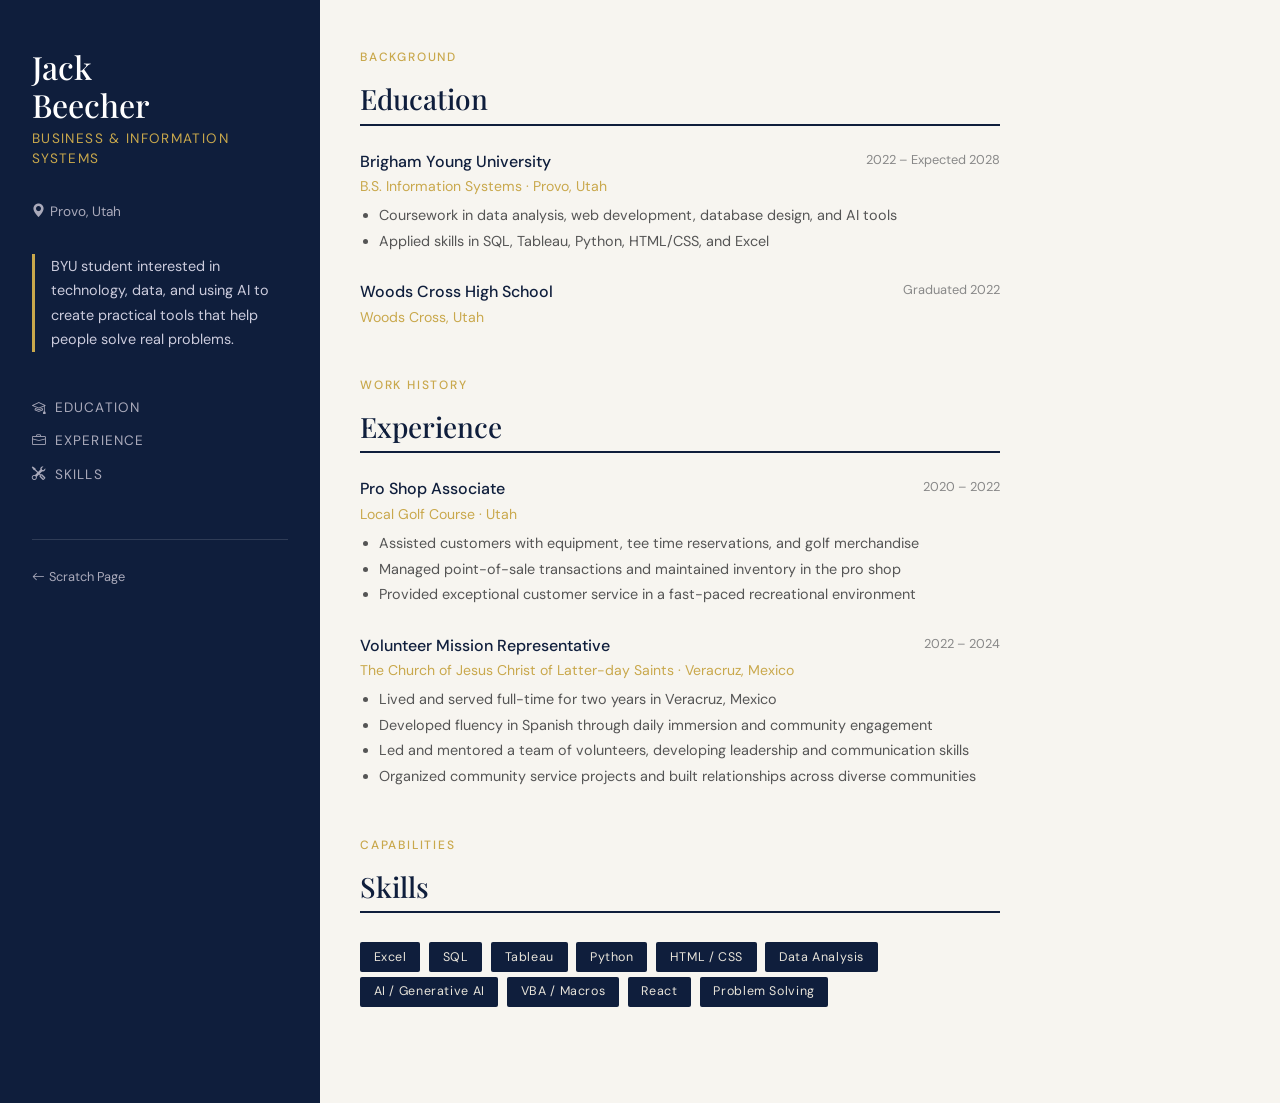
<file: index.html>
<!DOCTYPE html>
<html lang="en">
<head>
  <meta charset="UTF-8" />
  <meta name="viewport" content="width=device-width, initial-scale=1.0"/>
  <title>Jack Beecher | Resume</title>
  <link href="https://cdn.jsdelivr.net/npm/bootstrap@5.3.0/dist/css/bootstrap.min.css" rel="stylesheet"/>
  <link href="https://fonts.googleapis.com/css2?family=Playfair+Display:wght@400;700&family=DM+Sans:wght@300;400;500&display=swap" rel="stylesheet"/>
  <link href="https://cdn.jsdelivr.net/npm/bootstrap-icons@1.10.5/font/bootstrap-icons.css" rel="stylesheet"/>
  <style>
    :root {
      --navy: #0f1e3c;
      --gold: #c9a84c;
      --light: #f7f5f0;
      --text: #2d2d2d;
    }
    * { box-sizing: border-box; }
    body {
      font-family: 'DM Sans', sans-serif;
      background: var(--light);
      color: var(--text);
    }
    /* Sidebar */
    .sidebar {
      background: var(--navy);
      color: #fff;
      min-height: 100vh;
      padding: 3rem 2rem;
      position: sticky;
      top: 0;
    }
    .sidebar h1 {
      font-family: 'Playfair Display', serif;
      font-size: 2rem;
      color: #fff;
      margin-bottom: 0.25rem;
    }
    .sidebar .tagline {
      color: var(--gold);
      font-size: 0.85rem;
      letter-spacing: 0.1em;
      text-transform: uppercase;
      margin-bottom: 2rem;
    }
    .sidebar .location {
      font-size: 0.85rem;
      color: #aab;
      margin-bottom: 2rem;
    }
    .sidebar .bio {
      font-size: 0.9rem;
      color: #ccd;
      line-height: 1.7;
      margin-bottom: 2.5rem;
      border-left: 3px solid var(--gold);
      padding-left: 1rem;
    }
    .sidebar nav a {
      display: block;
      color: #aab;
      text-decoration: none;
      padding: 0.4rem 0;
      font-size: 0.85rem;
      letter-spacing: 0.08em;
      text-transform: uppercase;
      transition: color 0.2s;
    }
    .sidebar nav a:hover { color: var(--gold); }
    .sidebar .ext-links { margin-top: 2.5rem; }
    .sidebar .ext-links a {
      display: inline-block;
      color: #aab;
      font-size: 1.3rem;
      margin-right: 1rem;
      transition: color 0.2s;
    }
    .sidebar .ext-links a:hover { color: var(--gold); }

    /* Main content */
    .main-content { padding: 3rem 2.5rem; max-width: 720px; }
    .section-label {
      font-size: 0.75rem;
      letter-spacing: 0.15em;
      text-transform: uppercase;
      color: var(--gold);
      font-weight: 500;
      margin-bottom: 1rem;
    }
    .section-title {
      font-family: 'Playfair Display', serif;
      font-size: 1.75rem;
      color: var(--navy);
      margin-bottom: 1.5rem;
      padding-bottom: 0.5rem;
      border-bottom: 2px solid var(--navy);
    }
    .resume-section { margin-bottom: 3rem; }
    .entry { margin-bottom: 1.75rem; }
    .entry-header { display: flex; justify-content: space-between; align-items: flex-start; flex-wrap: wrap; gap: 0.5rem; }
    .entry-title { font-weight: 500; font-size: 1rem; color: var(--navy); margin: 0; }
    .entry-date { font-size: 0.8rem; color: #888; white-space: nowrap; }
    .entry-sub { font-size: 0.88rem; color: var(--gold); margin: 0.15rem 0 0.5rem; }
    .entry ul { margin: 0; padding-left: 1.2rem; font-size: 0.9rem; color: #555; }
    .entry ul li { margin-bottom: 0.25rem; }

    /* Skills */
    .skill-badge {
      display: inline-block;
      background: var(--navy);
      color: #e8e4da;
      font-size: 0.78rem;
      padding: 0.35rem 0.85rem;
      border-radius: 2px;
      margin: 0.3rem 0.3rem 0 0;
      letter-spacing: 0.05em;
    }

    @media (max-width: 768px) {
      .sidebar { min-height: auto; position: relative; }
      .main-content { padding: 2rem 1.25rem; }
    }
  </style>
</head>
<body>
<div class="container-fluid p-0">
  <div class="row g-0">

    <!-- Sidebar -->
    <div class="col-lg-3 sidebar">
      <h1>Jack<br/>Beecher</h1>
      <p class="tagline">Business &amp; Information Systems</p>
      <p class="location"><i class="bi bi-geo-alt-fill me-1"></i>Provo, Utah</p>
      <p class="bio">BYU student interested in technology, data, and using AI to create practical tools that help people solve real problems.</p>
      <nav>
        <a href="#education"><i class="bi bi-mortarboard me-2"></i>Education</a>
        <a href="#experience"><i class="bi bi-briefcase me-2"></i>Experience</a>
        <a href="#skills"><i class="bi bi-tools me-2"></i>Skills</a>
      </nav>

      <div style="margin-top:3rem; border-top: 1px solid #ffffff22; padding-top:1.5rem;">
        <a href="ScratchPage.html" style="color:#aab; font-size:0.8rem; text-decoration:none;">
          <i class="bi bi-arrow-left me-1"></i>Scratch Page
        </a>
      </div>
    </div>

    <!-- Main -->
    <div class="col-lg-9">
      <div class="main-content">

        <!-- Education -->
        <section class="resume-section" id="education">
          <p class="section-label">Background</p>
          <h2 class="section-title">Education</h2>

          <div class="entry">
            <div class="entry-header">
              <p class="entry-title">Brigham Young University</p>
              <span class="entry-date">2022 – Expected 2028</span>
            </div>
            <p class="entry-sub">B.S. Information Systems · Provo, Utah</p>
            <ul>
              <li>Coursework in data analysis, web development, database design, and AI tools</li>
              <li>Applied skills in SQL, Tableau, Python, HTML/CSS, and Excel</li>
            </ul>
          </div>

          <div class="entry">
            <div class="entry-header">
              <p class="entry-title">Woods Cross High School</p>
              <span class="entry-date">Graduated 2022</span>
            </div>
            <p class="entry-sub">Woods Cross, Utah</p>
          </div>
        </section>

        <!-- Experience -->
        <section class="resume-section" id="experience">
          <p class="section-label">Work History</p>
          <h2 class="section-title">Experience</h2>

          <div class="entry">
            <div class="entry-header">
              <p class="entry-title">Pro Shop Associate</p>
              <span class="entry-date">2020 – 2022</span>
            </div>
            <p class="entry-sub">Local Golf Course · Utah</p>
            <ul>
              <li>Assisted customers with equipment, tee time reservations, and golf merchandise</li>
              <li>Managed point-of-sale transactions and maintained inventory in the pro shop</li>
              <li>Provided exceptional customer service in a fast-paced recreational environment</li>
            </ul>
          </div>

          <div class="entry">
            <div class="entry-header">
              <p class="entry-title">Volunteer Mission Representative</p>
              <span class="entry-date">2022 – 2024</span>
            </div>
            <p class="entry-sub">The Church of Jesus Christ of Latter-day Saints · Veracruz, Mexico</p>
            <ul>
              <li>Lived and served full-time for two years in Veracruz, Mexico</li>
              <li>Developed fluency in Spanish through daily immersion and community engagement</li>
              <li>Led and mentored a team of volunteers, developing leadership and communication skills</li>
              <li>Organized community service projects and built relationships across diverse communities</li>
            </ul>
          </div>
        </section>

        <!-- Skills -->
        <section class="resume-section" id="skills">
          <p class="section-label">Capabilities</p>
          <h2 class="section-title">Skills</h2>
          <div>
            <span class="skill-badge">Excel</span>
            <span class="skill-badge">SQL</span>
            <span class="skill-badge">Tableau</span>
            <span class="skill-badge">Python</span>
            <span class="skill-badge">HTML / CSS</span>
            <span class="skill-badge">Data Analysis</span>
            <span class="skill-badge">AI / Generative AI</span>
            <span class="skill-badge">VBA / Macros</span>
            <span class="skill-badge">React</span>
            <span class="skill-badge">Problem Solving</span>
          </div>
        </section>

      </div>
    </div>
  </div>
</div>
<script src="https://cdn.jsdelivr.net/npm/bootstrap@5.3.0/dist/js/bootstrap.bundle.min.js"></script>
</body>
</html>
</file>
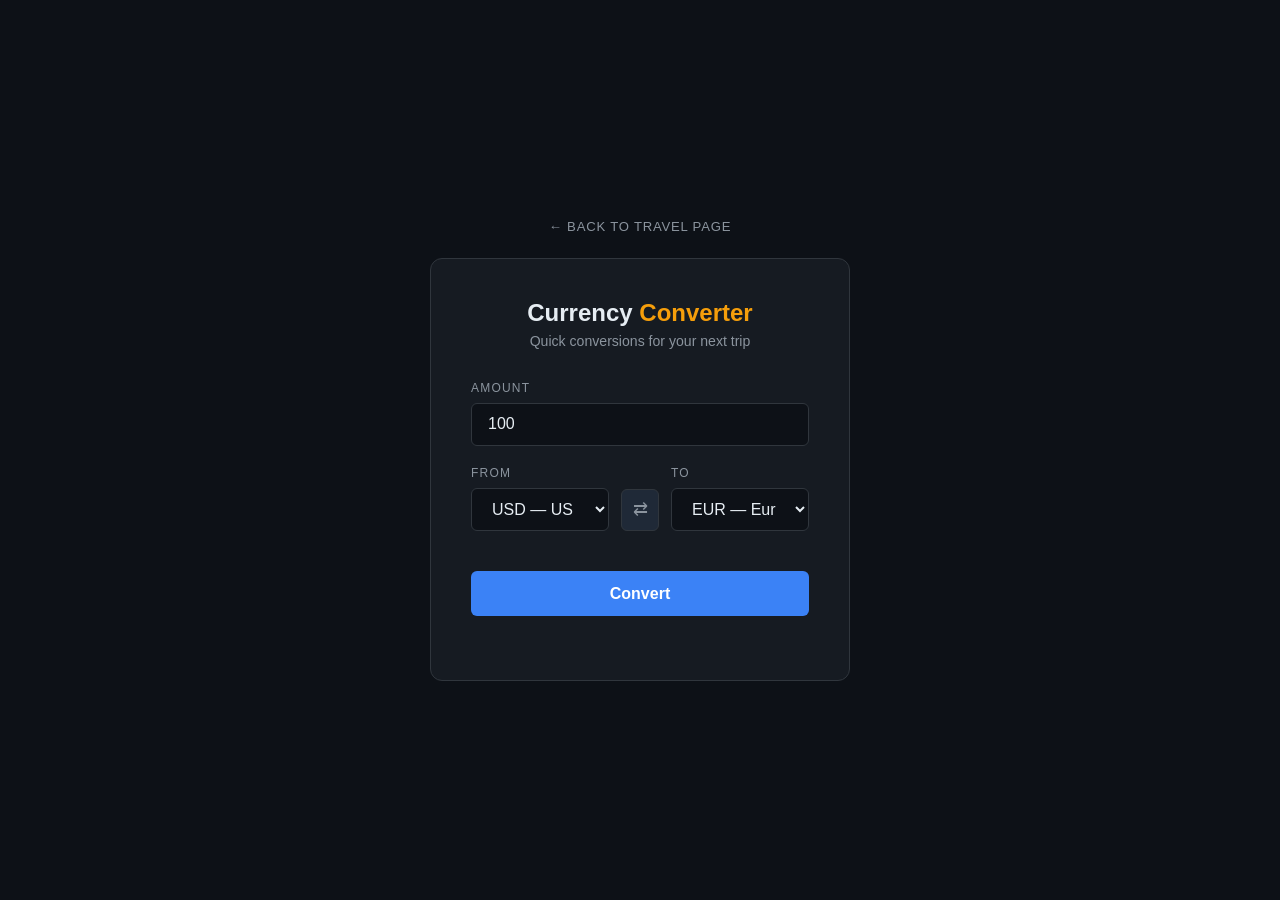
<file: app (3).html>
<!DOCTYPE html>
<html lang="en">
<head>
  <meta charset="UTF-8"/>
  <meta name="viewport" content="width=device-width, initial-scale=1.0"/>
  <title>Currency Converter | Jack Beecher</title>
  <style>
    *, *::before, *::after { box-sizing: border-box; margin: 0; padding: 0; }

    body {
      font-family: 'Segoe UI', sans-serif;
      background: #0d1117;
      color: #e6edf3;
      min-height: 100vh;
      display: flex;
      flex-direction: column;
      align-items: center;
      justify-content: center;
      padding: 2rem 1rem;
    }

    .card {
      background: #161b22;
      border: 1px solid #30363d;
      border-radius: 12px;
      padding: 2.5rem;
      width: 100%;
      max-width: 420px;
    }

    .back-link {
      display: block;
      text-align: center;
      margin-bottom: 1.5rem;
      color: #8b949e;
      font-size: 0.82rem;
      text-decoration: none;
      letter-spacing: 0.06em;
      text-transform: uppercase;
    }

    .back-link:hover { color: #3b82f6; }

    h1 {
      font-size: 1.5rem;
      font-weight: 700;
      text-align: center;
      margin-bottom: 0.4rem;
    }

    h1 span { color: #f59e0b; }

    .subtitle {
      text-align: center;
      color: #8b949e;
      font-size: 0.88rem;
      margin-bottom: 2rem;
    }

    label {
      display: block;
      font-size: 0.75rem;
      letter-spacing: 0.1em;
      text-transform: uppercase;
      color: #8b949e;
      margin-bottom: 0.5rem;
    }

    input[type="number"],
    select {
      width: 100%;
      background: #0d1117;
      border: 1px solid #30363d;
      border-radius: 6px;
      color: #e6edf3;
      padding: 0.7rem 1rem;
      font-size: 1rem;
      font-family: 'Segoe UI', sans-serif;
      outline: none;
      transition: border-color 0.2s;
      margin-bottom: 1.25rem;
    }

    input[type="number"]:focus,
    select:focus { border-color: #3b82f6; }

    .row {
      display: grid;
      grid-template-columns: 1fr auto 1fr;
      align-items: end;
      gap: 0.75rem;
      margin-bottom: 1.25rem;
    }

    .swap-btn {
      background: #1f2937;
      border: 1px solid #30363d;
      color: #8b949e;
      width: 38px;
      height: 42px;
      border-radius: 6px;
      font-size: 1.1rem;
      cursor: pointer;
      transition: background 0.2s, color 0.2s;
      display: flex;
      align-items: center;
      justify-content: center;
      margin-bottom: 1.25rem;
    }

    .swap-btn:hover { background: #3b82f6; color: #fff; border-color: #3b82f6; }

    .convert-btn {
      width: 100%;
      padding: 0.85rem;
      background: #3b82f6;
      color: #fff;
      border: none;
      border-radius: 6px;
      font-size: 1rem;
      font-weight: 600;
      cursor: pointer;
      transition: background 0.2s;
      margin-bottom: 1.5rem;
    }

    .convert-btn:hover { background: #2563eb; }

    .result {
      background: #0d1117;
      border: 1px solid #30363d;
      border-radius: 8px;
      padding: 1.25rem;
      text-align: center;
      display: none;
    }

    .result .amount {
      font-size: 2rem;
      font-weight: 700;
      color: #10b981;
      margin-bottom: 0.25rem;
    }

    .result .rate {
      font-size: 0.8rem;
      color: #8b949e;
    }

    .result.show { display: block; }
  </style>
</head>
<body>

  <a class="back-link" href="ScratchPage.html">← Back to Travel Page</a>

  <div class="card">
    <h1>Currency <span>Converter</span></h1>
    <p class="subtitle">Quick conversions for your next trip</p>

    <label>Amount</label>
    <input type="number" id="amount" value="100" min="0" step="any"/>

    <div class="row">
      <div>
        <label>From</label>
        <select id="from"></select>
      </div>
      <button class="swap-btn" onclick="swap()" title="Swap currencies">⇄</button>
      <div>
        <label>To</label>
        <select id="to"></select>
      </div>
    </div>

    <button class="convert-btn" onclick="convert()">Convert</button>

    <div class="result" id="result">
      <div class="amount" id="resultAmount"></div>
      <div class="rate" id="resultRate"></div>
    </div>
  </div>

<script>
  const currencies = [
    ["USD","US Dollar"],["EUR","Euro"],["GBP","British Pound"],
    ["JPY","Japanese Yen"],["CAD","Canadian Dollar"],["AUD","Australian Dollar"],
    ["CHF","Swiss Franc"],["CNY","Chinese Yuan"],["MXN","Mexican Peso"],
    ["BRL","Brazilian Real"],["INR","Indian Rupee"],["KRW","South Korean Won"],
    ["SGD","Singapore Dollar"],["GTQ","Guatemalan Quetzal"],["IDR","Indonesian Rupiah"],
    ["THB","Thai Baht"],["AED","UAE Dirham"],["SEK","Swedish Krona"],
    ["NOK","Norwegian Krone"],["NZD","New Zealand Dollar"]
  ];

  const rates = {
    USD:1,EUR:0.92,GBP:0.79,JPY:149.5,CAD:1.36,AUD:1.53,
    CHF:0.90,CNY:7.24,MXN:17.1,BRL:4.97,INR:83.1,KRW:1325,
    SGD:1.34,GTQ:7.78,IDR:15600,THB:35.1,AED:3.67,
    SEK:10.4,NOK:10.6,NZD:1.63
  };

  const fromSel = document.getElementById('from');
  const toSel = document.getElementById('to');

  currencies.forEach(([code, name]) => {
    fromSel.add(new Option(`${code} — ${name}`, code));
    toSel.add(new Option(`${code} — ${name}`, code));
  });

  fromSel.value = "USD";
  toSel.value = "EUR";

  function convert() {
    const amount = parseFloat(document.getElementById('amount').value);
    const from = fromSel.value;
    const to = toSel.value;
    if (isNaN(amount) || amount < 0) return;
    const converted = (amount / rates[from]) * rates[to];
    const rate = rates[to] / rates[from];
    document.getElementById('resultAmount').textContent =
      converted.toLocaleString('en-US', { maximumFractionDigits: 2 }) + ' ' + to;
    document.getElementById('resultRate').textContent =
      `1 ${from} = ${rate.toFixed(4)} ${to}`;
    document.getElementById('result').classList.add('show');
  }

  function swap() {
    const tmp = fromSel.value;
    fromSel.value = toSel.value;
    toSel.value = tmp;
    convert();
  }
</script>
</body>
</html>
</file>
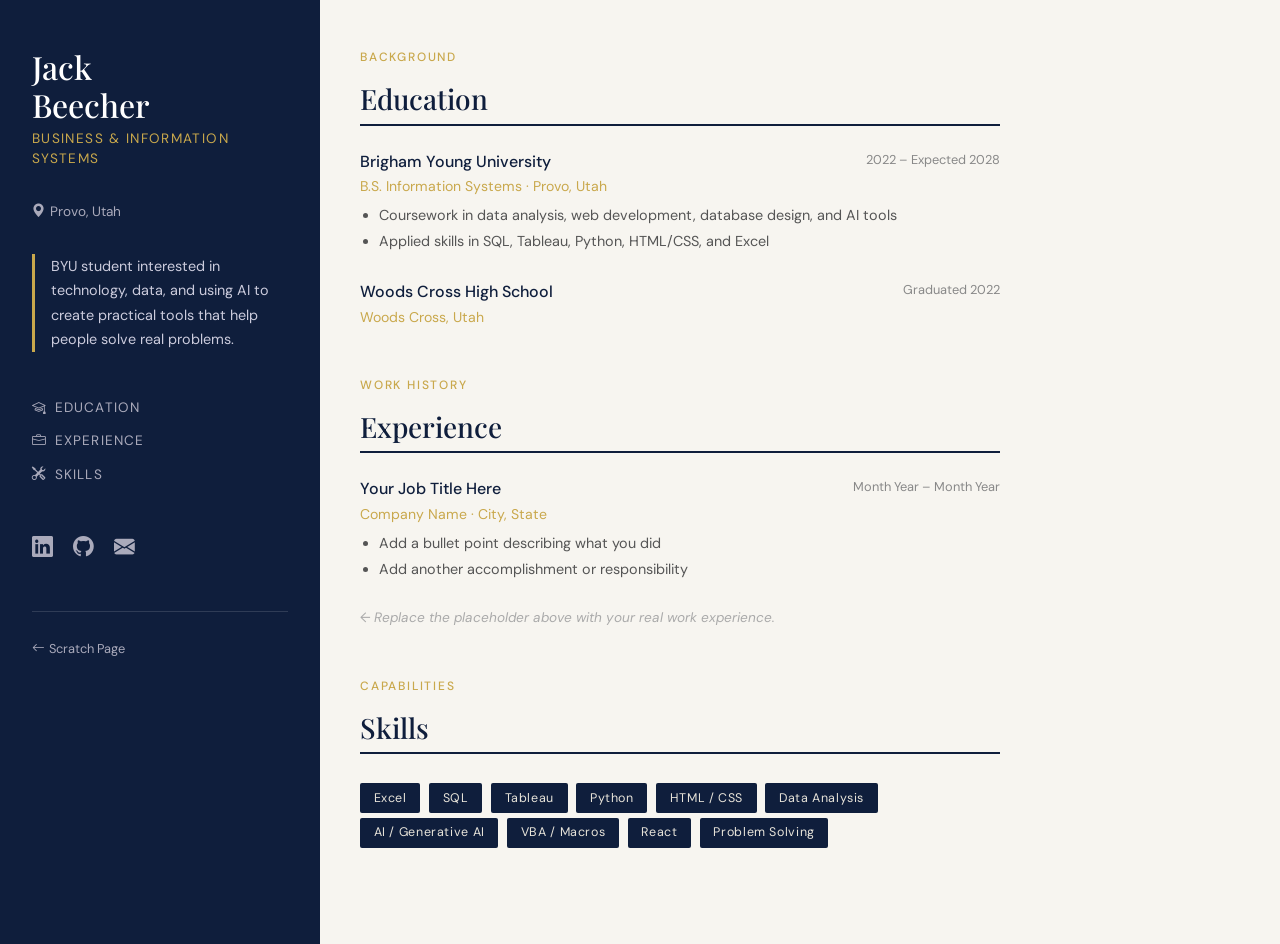
<file: index (3).html>
<!DOCTYPE html>
<html lang="en">
<head>
  <meta charset="UTF-8" />
  <meta name="viewport" content="width=device-width, initial-scale=1.0"/>
  <title>Jack Beecher | Resume</title>
  <link href="https://cdn.jsdelivr.net/npm/bootstrap@5.3.0/dist/css/bootstrap.min.css" rel="stylesheet"/>
  <link href="https://fonts.googleapis.com/css2?family=Playfair+Display:wght@400;700&family=DM+Sans:wght@300;400;500&display=swap" rel="stylesheet"/>
  <link href="https://cdn.jsdelivr.net/npm/bootstrap-icons@1.10.5/font/bootstrap-icons.css" rel="stylesheet"/>
  <style>
    :root {
      --navy: #0f1e3c;
      --gold: #c9a84c;
      --light: #f7f5f0;
      --text: #2d2d2d;
    }
    * { box-sizing: border-box; }
    body {
      font-family: 'DM Sans', sans-serif;
      background: var(--light);
      color: var(--text);
    }
    /* Sidebar */
    .sidebar {
      background: var(--navy);
      color: #fff;
      min-height: 100vh;
      padding: 3rem 2rem;
      position: sticky;
      top: 0;
    }
    .sidebar h1 {
      font-family: 'Playfair Display', serif;
      font-size: 2rem;
      color: #fff;
      margin-bottom: 0.25rem;
    }
    .sidebar .tagline {
      color: var(--gold);
      font-size: 0.85rem;
      letter-spacing: 0.1em;
      text-transform: uppercase;
      margin-bottom: 2rem;
    }
    .sidebar .location {
      font-size: 0.85rem;
      color: #aab;
      margin-bottom: 2rem;
    }
    .sidebar .bio {
      font-size: 0.9rem;
      color: #ccd;
      line-height: 1.7;
      margin-bottom: 2.5rem;
      border-left: 3px solid var(--gold);
      padding-left: 1rem;
    }
    .sidebar nav a {
      display: block;
      color: #aab;
      text-decoration: none;
      padding: 0.4rem 0;
      font-size: 0.85rem;
      letter-spacing: 0.08em;
      text-transform: uppercase;
      transition: color 0.2s;
    }
    .sidebar nav a:hover { color: var(--gold); }
    .sidebar .ext-links { margin-top: 2.5rem; }
    .sidebar .ext-links a {
      display: inline-block;
      color: #aab;
      font-size: 1.3rem;
      margin-right: 1rem;
      transition: color 0.2s;
    }
    .sidebar .ext-links a:hover { color: var(--gold); }

    /* Main content */
    .main-content { padding: 3rem 2.5rem; max-width: 720px; }
    .section-label {
      font-size: 0.75rem;
      letter-spacing: 0.15em;
      text-transform: uppercase;
      color: var(--gold);
      font-weight: 500;
      margin-bottom: 1rem;
    }
    .section-title {
      font-family: 'Playfair Display', serif;
      font-size: 1.75rem;
      color: var(--navy);
      margin-bottom: 1.5rem;
      padding-bottom: 0.5rem;
      border-bottom: 2px solid var(--navy);
    }
    .resume-section { margin-bottom: 3rem; }
    .entry { margin-bottom: 1.75rem; }
    .entry-header { display: flex; justify-content: space-between; align-items: flex-start; flex-wrap: wrap; gap: 0.5rem; }
    .entry-title { font-weight: 500; font-size: 1rem; color: var(--navy); margin: 0; }
    .entry-date { font-size: 0.8rem; color: #888; white-space: nowrap; }
    .entry-sub { font-size: 0.88rem; color: var(--gold); margin: 0.15rem 0 0.5rem; }
    .entry ul { margin: 0; padding-left: 1.2rem; font-size: 0.9rem; color: #555; }
    .entry ul li { margin-bottom: 0.25rem; }

    /* Skills */
    .skill-badge {
      display: inline-block;
      background: var(--navy);
      color: #e8e4da;
      font-size: 0.78rem;
      padding: 0.35rem 0.85rem;
      border-radius: 2px;
      margin: 0.3rem 0.3rem 0 0;
      letter-spacing: 0.05em;
    }

    @media (max-width: 768px) {
      .sidebar { min-height: auto; position: relative; }
      .main-content { padding: 2rem 1.25rem; }
    }
  </style>
</head>
<body>
<div class="container-fluid p-0">
  <div class="row g-0">

    <!-- Sidebar -->
    <div class="col-lg-3 sidebar">
      <h1>Jack<br/>Beecher</h1>
      <p class="tagline">Business &amp; Information Systems</p>
      <p class="location"><i class="bi bi-geo-alt-fill me-1"></i>Provo, Utah</p>
      <p class="bio">BYU student interested in technology, data, and using AI to create practical tools that help people solve real problems.</p>
      <nav>
        <a href="#education"><i class="bi bi-mortarboard me-2"></i>Education</a>
        <a href="#experience"><i class="bi bi-briefcase me-2"></i>Experience</a>
        <a href="#skills"><i class="bi bi-tools me-2"></i>Skills</a>
      </nav>
      <div class="ext-links">
        <a href="https://linkedin.com" target="_blank" title="LinkedIn"><i class="bi bi-linkedin"></i></a>
        <a href="https://github.com" target="_blank" title="GitHub"><i class="bi bi-github"></i></a>
        <a href="mailto:jack@example.com" title="Email"><i class="bi bi-envelope-fill"></i></a>
      </div>
      <div style="margin-top:3rem; border-top: 1px solid #ffffff22; padding-top:1.5rem;">
        <a href="ScratchPage.html" style="color:#aab; font-size:0.8rem; text-decoration:none;">
          <i class="bi bi-arrow-left me-1"></i>Scratch Page
        </a>
      </div>
    </div>

    <!-- Main -->
    <div class="col-lg-9">
      <div class="main-content">

        <!-- Education -->
        <section class="resume-section" id="education">
          <p class="section-label">Background</p>
          <h2 class="section-title">Education</h2>

          <div class="entry">
            <div class="entry-header">
              <p class="entry-title">Brigham Young University</p>
              <span class="entry-date">2022 – Expected 2028</span>
            </div>
            <p class="entry-sub">B.S. Information Systems · Provo, Utah</p>
            <ul>
              <li>Coursework in data analysis, web development, database design, and AI tools</li>
              <li>Applied skills in SQL, Tableau, Python, HTML/CSS, and Excel</li>
            </ul>
          </div>

          <div class="entry">
            <div class="entry-header">
              <p class="entry-title">Woods Cross High School</p>
              <span class="entry-date">Graduated 2022</span>
            </div>
            <p class="entry-sub">Woods Cross, Utah</p>
          </div>
        </section>

        <!-- Experience -->
        <section class="resume-section" id="experience">
          <p class="section-label">Work History</p>
          <h2 class="section-title">Experience</h2>
          <div class="entry">
            <div class="entry-header">
              <p class="entry-title">Your Job Title Here</p>
              <span class="entry-date">Month Year – Month Year</span>
            </div>
            <p class="entry-sub">Company Name · City, State</p>
            <ul>
              <li>Add a bullet point describing what you did</li>
              <li>Add another accomplishment or responsibility</li>
            </ul>
          </div>
          <p style="font-size:0.85rem; color:#aaa; font-style:italic;">← Replace the placeholder above with your real work experience.</p>
        </section>

        <!-- Skills -->
        <section class="resume-section" id="skills">
          <p class="section-label">Capabilities</p>
          <h2 class="section-title">Skills</h2>
          <div>
            <span class="skill-badge">Excel</span>
            <span class="skill-badge">SQL</span>
            <span class="skill-badge">Tableau</span>
            <span class="skill-badge">Python</span>
            <span class="skill-badge">HTML / CSS</span>
            <span class="skill-badge">Data Analysis</span>
            <span class="skill-badge">AI / Generative AI</span>
            <span class="skill-badge">VBA / Macros</span>
            <span class="skill-badge">React</span>
            <span class="skill-badge">Problem Solving</span>
          </div>
        </section>

      </div>
    </div>
  </div>
</div>
<script src="https://cdn.jsdelivr.net/npm/bootstrap@5.3.0/dist/js/bootstrap.bundle.min.js"></script>
</body>
</html>
</file>
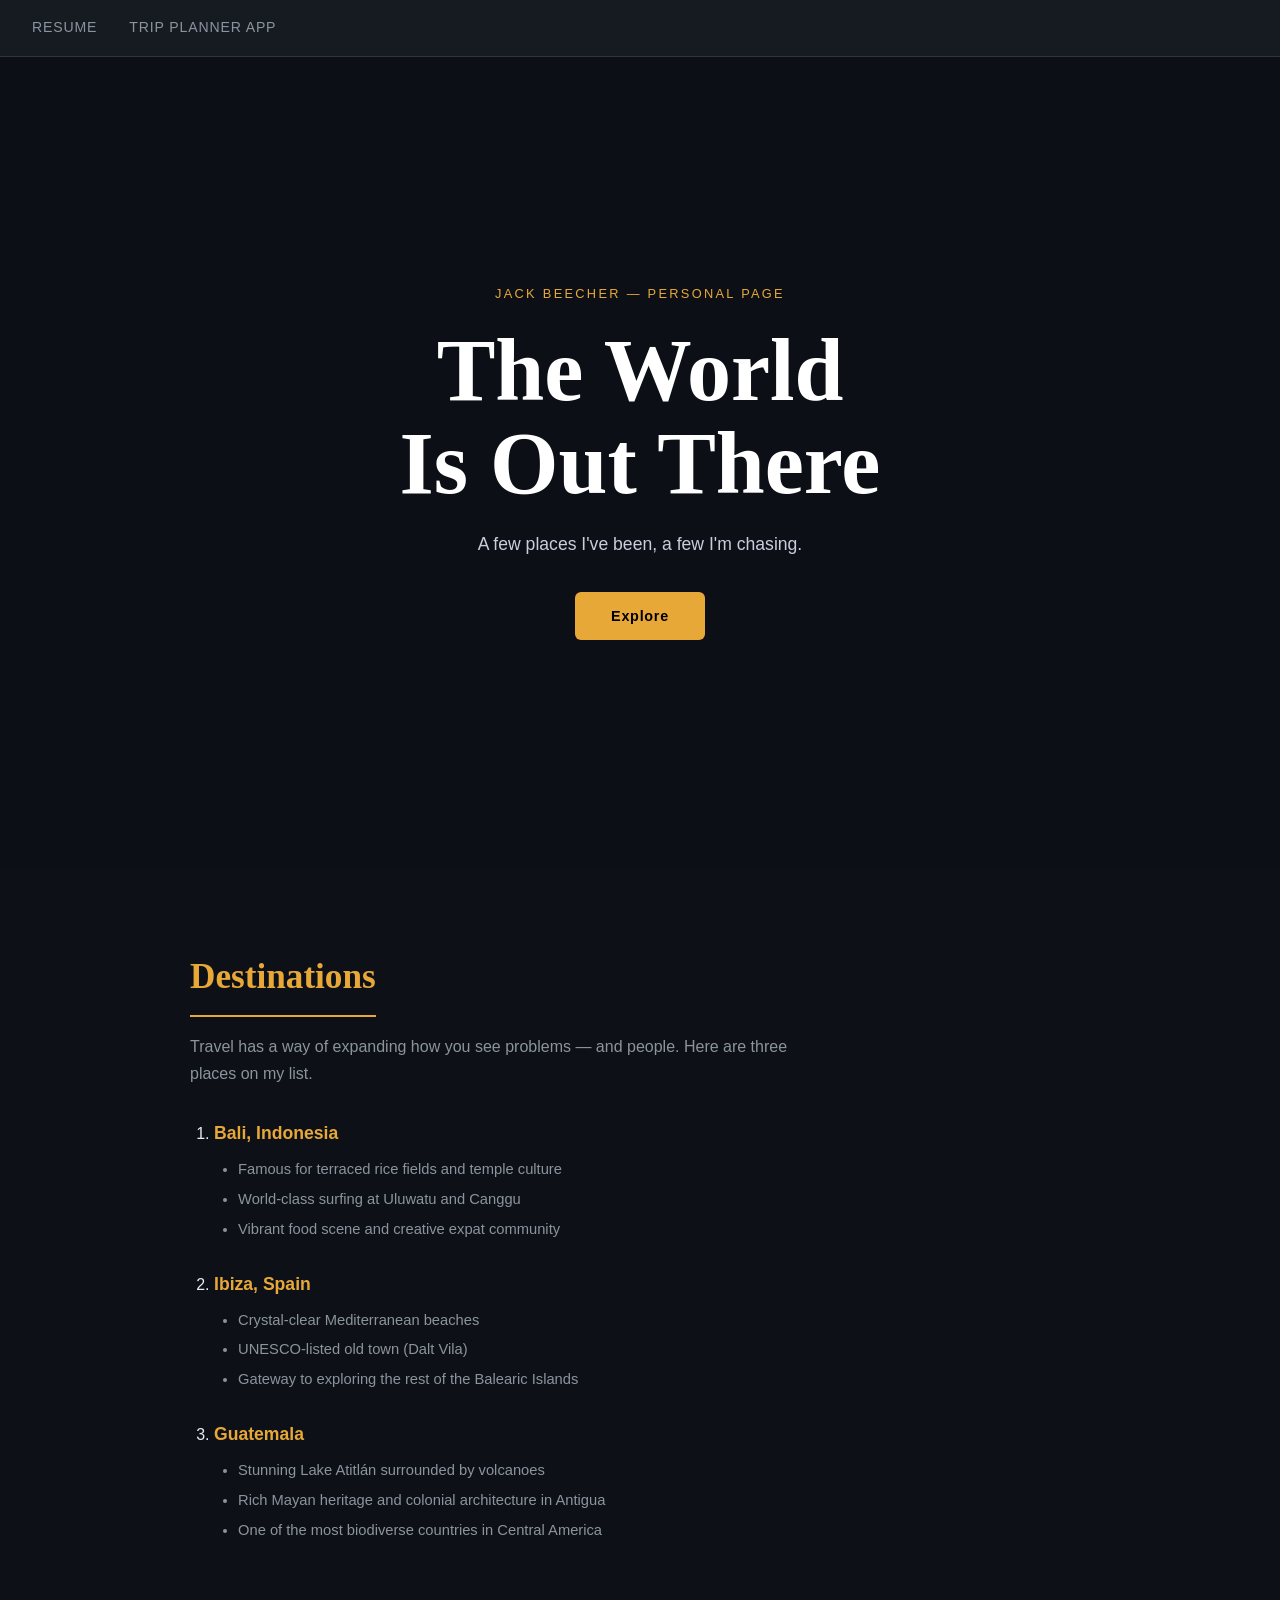
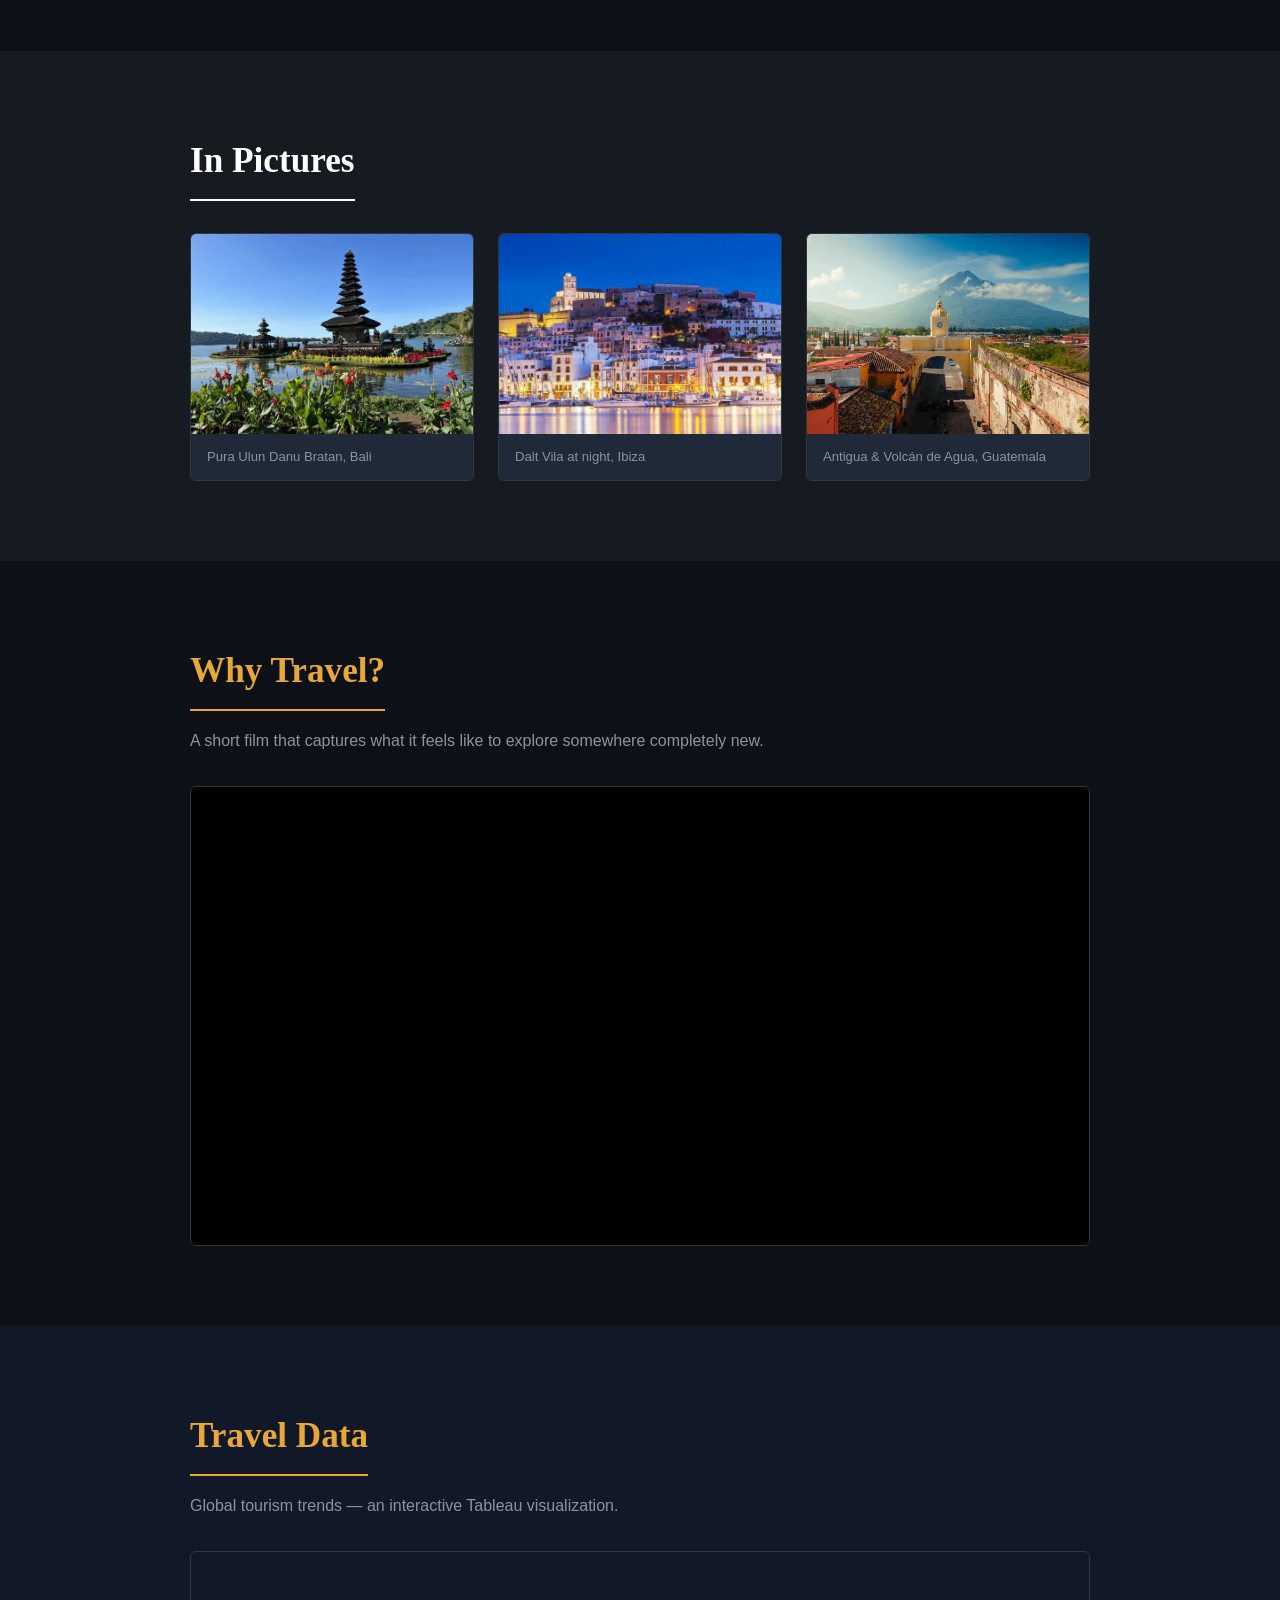
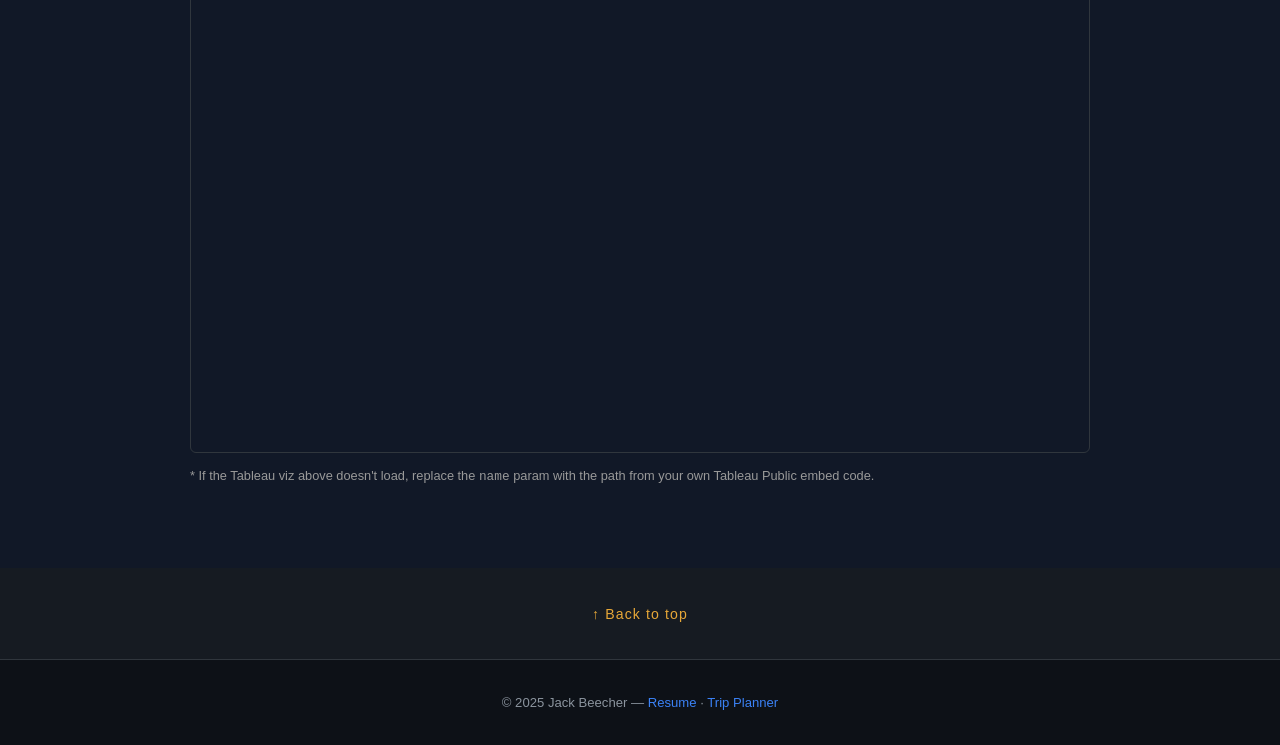
<file: ScratchPage (2).html>
<!DOCTYPE html>
<html lang="en">
<head>
  <meta charset="UTF-8"/>
  <meta name="viewport" content="width=device-width, initial-scale=1.0"/>
  <title>Jack Beecher | Travel</title>
  <link rel="stylesheet" href="css/scratch.css"/>
</head>
<body>

  <!-- Navigation -->
  <nav class="top-nav">
    <a href="index.html">Resume</a>
    <a href="app.html">Trip Planner App</a>
  </nav>

  <!-- Hero / Header -->
  <header class="hero" id="top">
    <div class="hero-inner">
      <p class="hero-label">Jack Beecher &mdash; Personal Page</p>
      <h1>The World<br/>Is Out There</h1>
      <p class="hero-sub">A few places I've been, a few I'm chasing.</p>
      <a href="#destinations" class="hero-btn">Explore</a>
    </div>
  </header>

  <!-- Destinations Section -->
  <section class="section" id="destinations">
    <div class="container">
      <h2 class="section-heading">Destinations</h2>
      <p class="section-intro">Travel has a way of expanding how you see problems — and people. Here are three places on my list.</p>

      <!-- Ordered list with nested unordered lists — REQUIRED ELEMENT -->
      <ol class="destination-list">
        <li>
          <strong>Bali, Indonesia</strong>
          <ul>
            <li>Famous for terraced rice fields and temple culture</li>
            <li>World-class surfing at Uluwatu and Canggu</li>
            <li>Vibrant food scene and creative expat community</li>
          </ul>
        </li>
        <li>
          <strong>Ibiza, Spain</strong>
          <ul>
            <li>Crystal-clear Mediterranean beaches</li>
            <li>UNESCO-listed old town (Dalt Vila)</li>
            <li>Gateway to exploring the rest of the Balearic Islands</li>
          </ul>
        </li>
        <li>
          <strong>Guatemala</strong>
          <ul>
            <li>Stunning Lake Atitlán surrounded by volcanoes</li>
            <li>Rich Mayan heritage and colonial architecture in Antigua</li>
            <li>One of the most biodiverse countries in Central America</li>
          </ul>
        </li>
      </ol>
    </div>
  </section>

  <!-- Photo Section — image not from Bootstrap theme — REQUIRED ELEMENT -->
  <section class="section section-dark" id="photos">
    <div class="container">
      <h2 class="section-heading light">In Pictures</h2>
      <div class="photo-grid">
        <div class="photo-card">
          <img src="bali.png.webp" alt="Bali temple on the water"/>
          <p>Pura Ulun Danu Bratan, Bali</p>
        </div>
        <div class="photo-card">
          <img src="ibiza.png.webp" alt="Ibiza old town at night"/>
          <p>Dalt Vila at night, Ibiza</p>
        </div>
        <div class="photo-card">
          <img src="guatemala.png.webp" alt="Antigua Guatemala with volcano"/>
          <p>Antigua &amp; Volcán de Agua, Guatemala</p>
        </div>
      </div>
    </div>
  </section>

  <!-- YouTube Video — REQUIRED ELEMENT -->
  <section class="section" id="video">
    <div class="container">
      <h2 class="section-heading">Why Travel?</h2>
      <p class="section-intro">A short film that captures what it feels like to explore somewhere completely new.</p>
      <div class="video-wrap">
        <iframe
          width="100%"
          height="450"
          src="https://www.youtube.com/embed/vCZ9kG5yMuQ"
          title="Travel the World"
          frameborder="0"
          allow="accelerometer; autoplay; clipboard-write; encrypted-media; gyroscope; picture-in-picture"
          allowfullscreen>
        </iframe>
      </div>
    </div>
  </section>

  <!-- Tableau Embed — REQUIRED ELEMENT (live interactive) -->
  <section class="section section-tinted" id="data">
    <div class="container">
      <h2 class="section-heading">Travel Data</h2>
      <p class="section-intro">Global tourism trends — an interactive Tableau visualization.</p>
      <div class="tableau-wrap">
        <div class='tableauPlaceholder' style='position:relative; width:100%; height:500px;'>
          <noscript>
            <a href='#'><img alt='Tourism Dashboard' src='https://public.tableau.com/static/images/Wo/WorldTourismStatistics/TourismDashboard/1_rss.png' style='border: none'/></a>
          </noscript>
          <object class='tableauViz' style='display:none; width:100%; height:500px;'>
            <param name='host_url' value='https%3A%2F%2Fpublic.tableau.com%2F'/>
            <param name='embed_code_version' value='3'/>
            <param name='site_root' value=''/>
            <param name='name' value='WorldTourismStatistics/TourismDashboard'/>
            <param name='tabs' value='no'/>
            <param name='toolbar' value='yes'/>
            <param name='static_image' value='https://public.tableau.com/static/images/Wo/WorldTourismStatistics/TourismDashboard/1_rss.png'/>
            <param name='animate_transition' value='yes'/>
            <param name='display_static_image' value='yes'/>
            <param name='display_spinner' value='yes'/>
            <param name='display_overlay' value='yes'/>
            <param name='display_count' value='yes'/>
          </object>
        </div>
        <script type='text/javascript'>
          var divElement = document.querySelector('.tableauPlaceholder');
          var vizElement = divElement.getElementsByTagName('object')[0];
          vizElement.style.width='100%';
          vizElement.style.height='500px';
          var scriptElement = document.createElement('script');
          scriptElement.src = 'https://public.tableau.com/javascripts/api/viz_v1.js';
          vizElement.parentNode.insertBefore(scriptElement, vizElement);
        </script>
      </div>
      <p style="font-size:0.8rem; color:#999; margin-top:0.75rem;">
        * If the Tableau viz above doesn't load, replace the <code>name</code> param with the path from your own Tableau Public embed code.
      </p>
    </div>
  </section>

  <!-- Back to top anchor — REQUIRED ELEMENT -->
  <div class="back-top">
    <a href="#top">&#8593; Back to top</a>
  </div>

  <!-- Footer -->
  <footer class="footer">
    <p>&copy; 2025 Jack Beecher &mdash; <a href="index.html">Resume</a> &middot; <a href="app.html">Trip Planner</a></p>
  </footer>

</body>
</html>
</file>
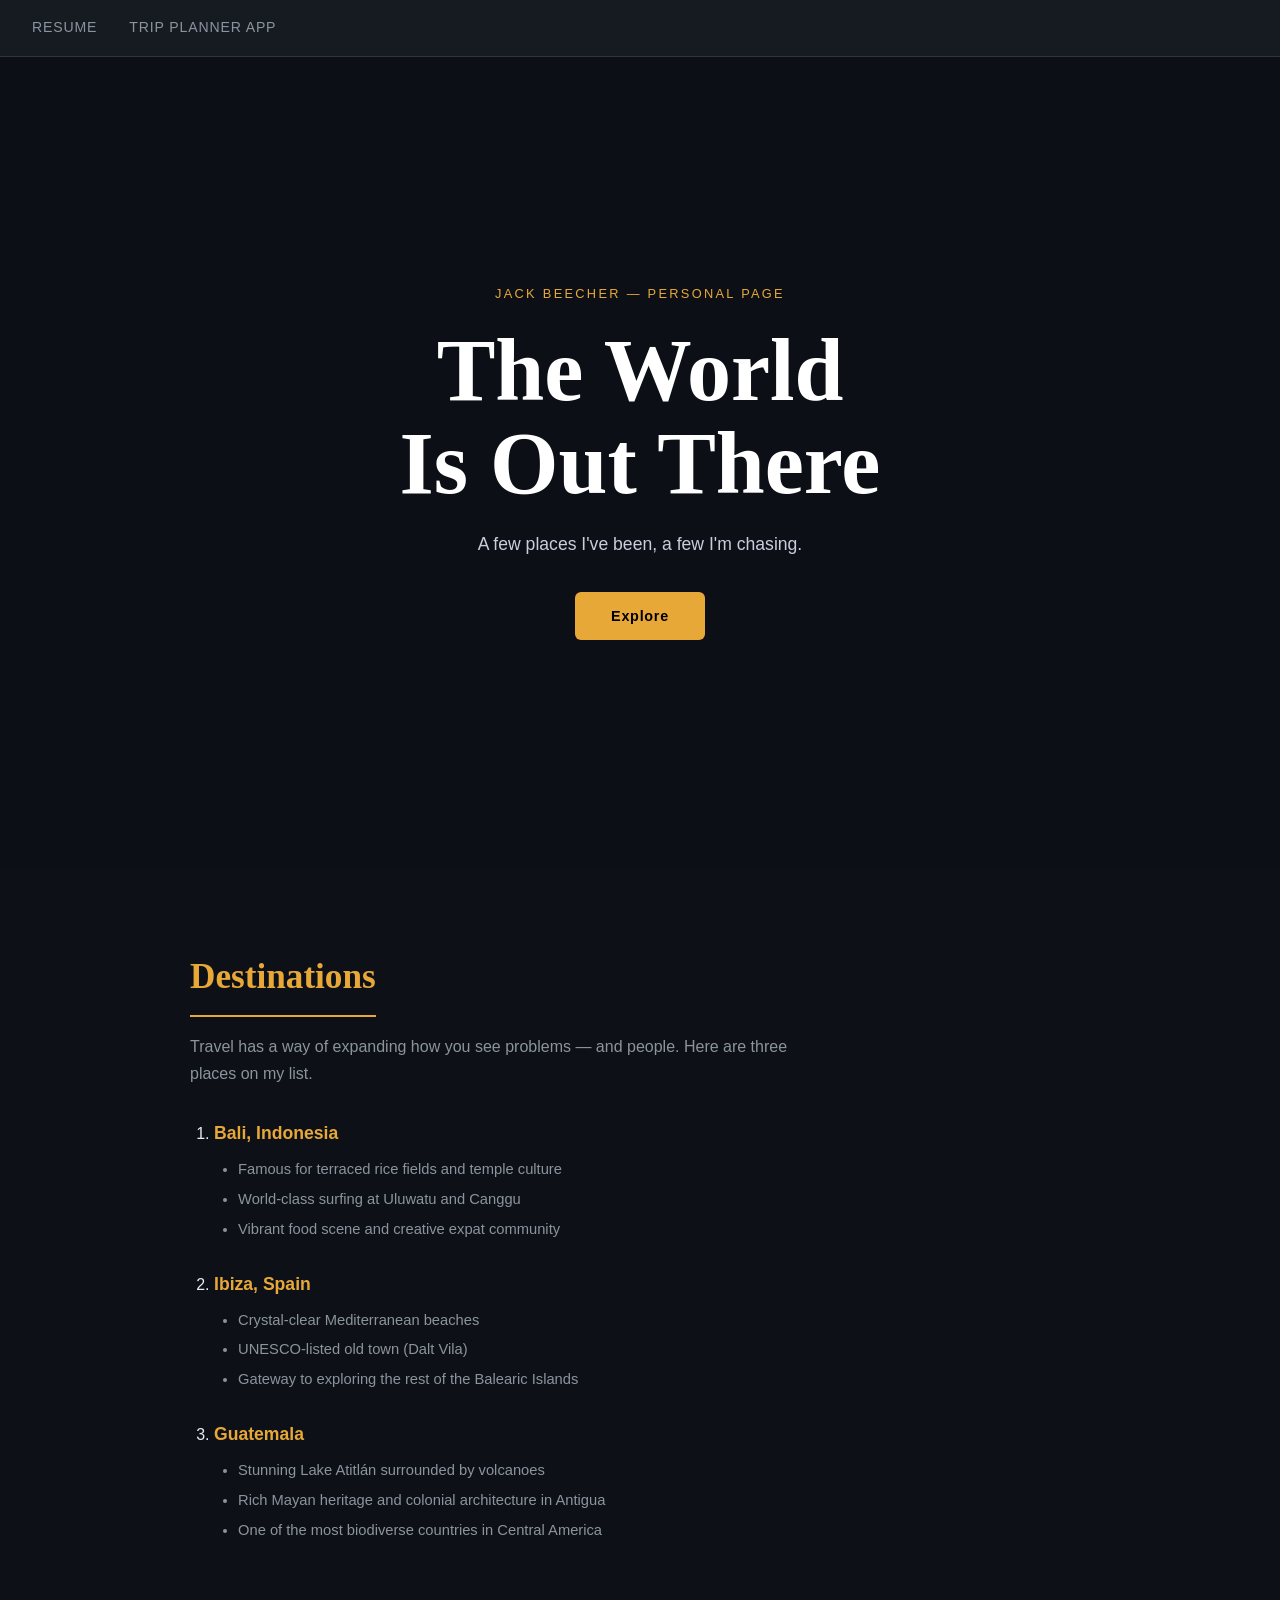
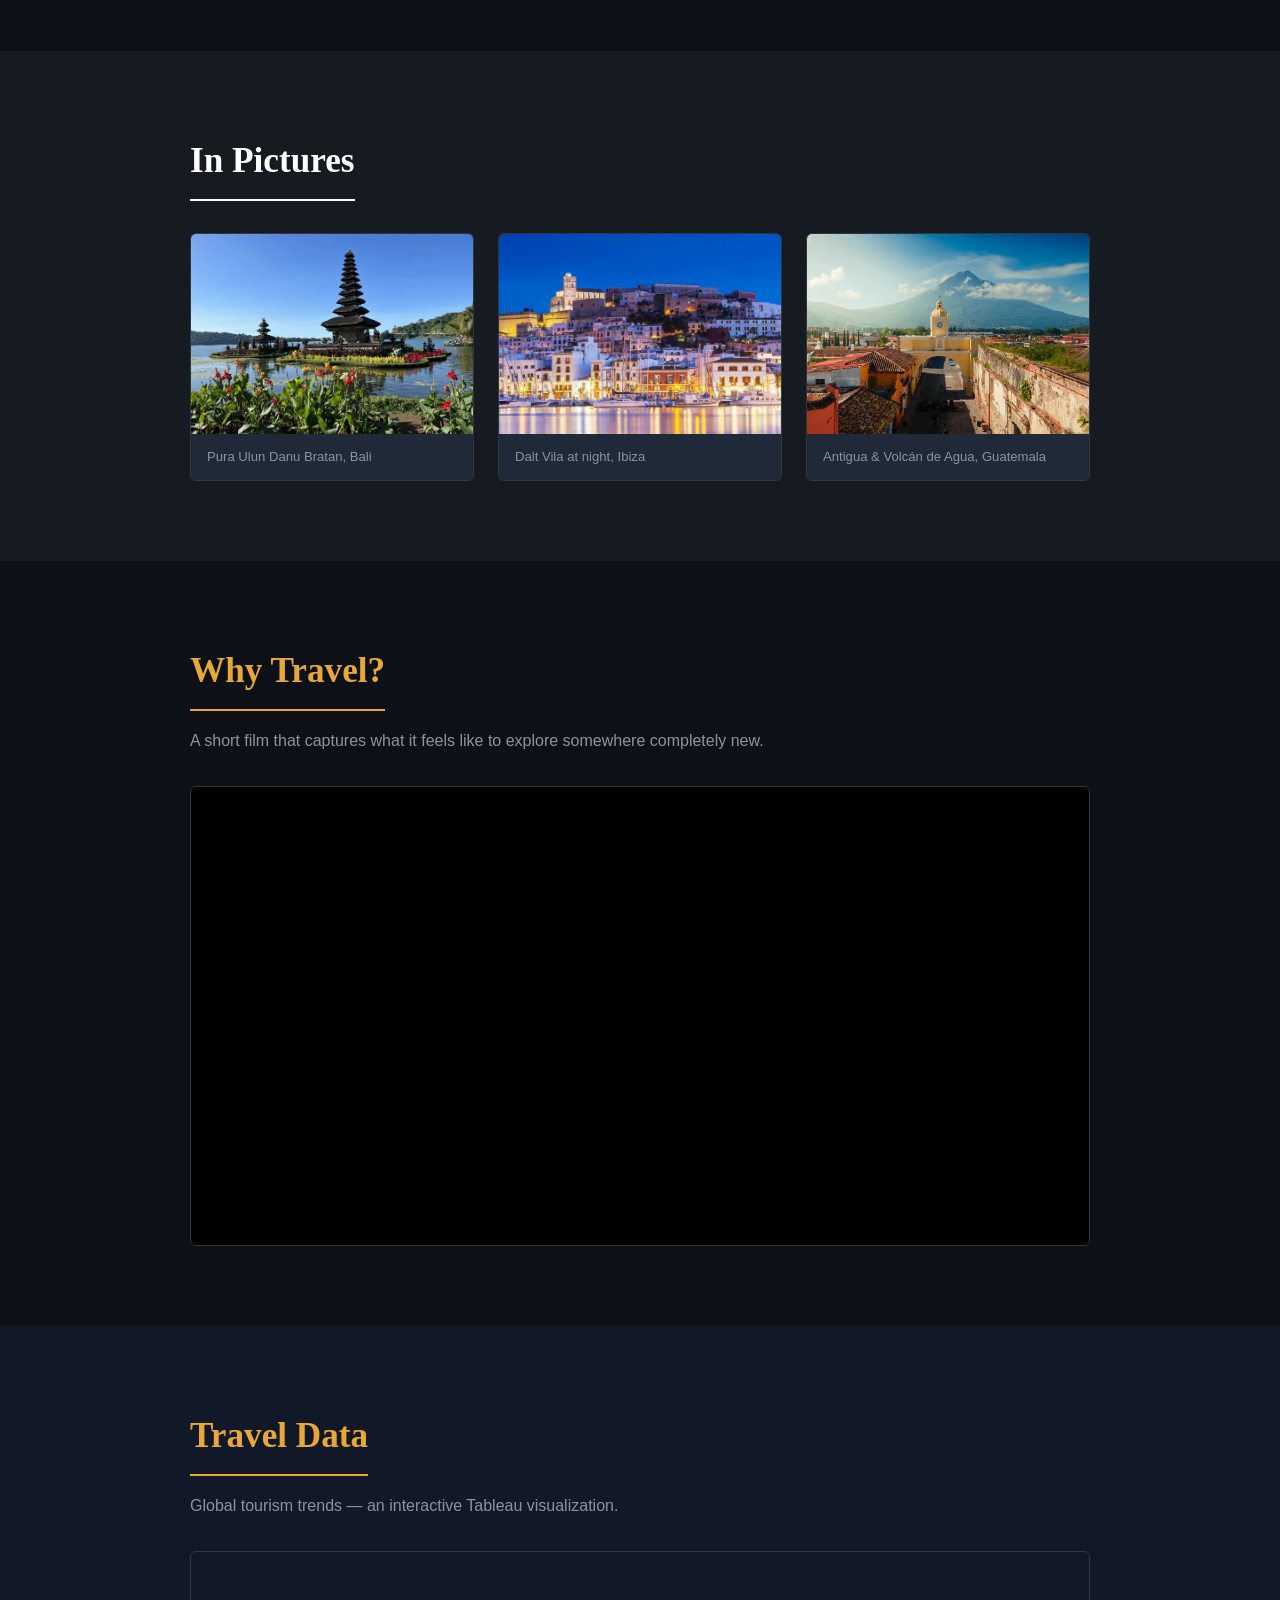
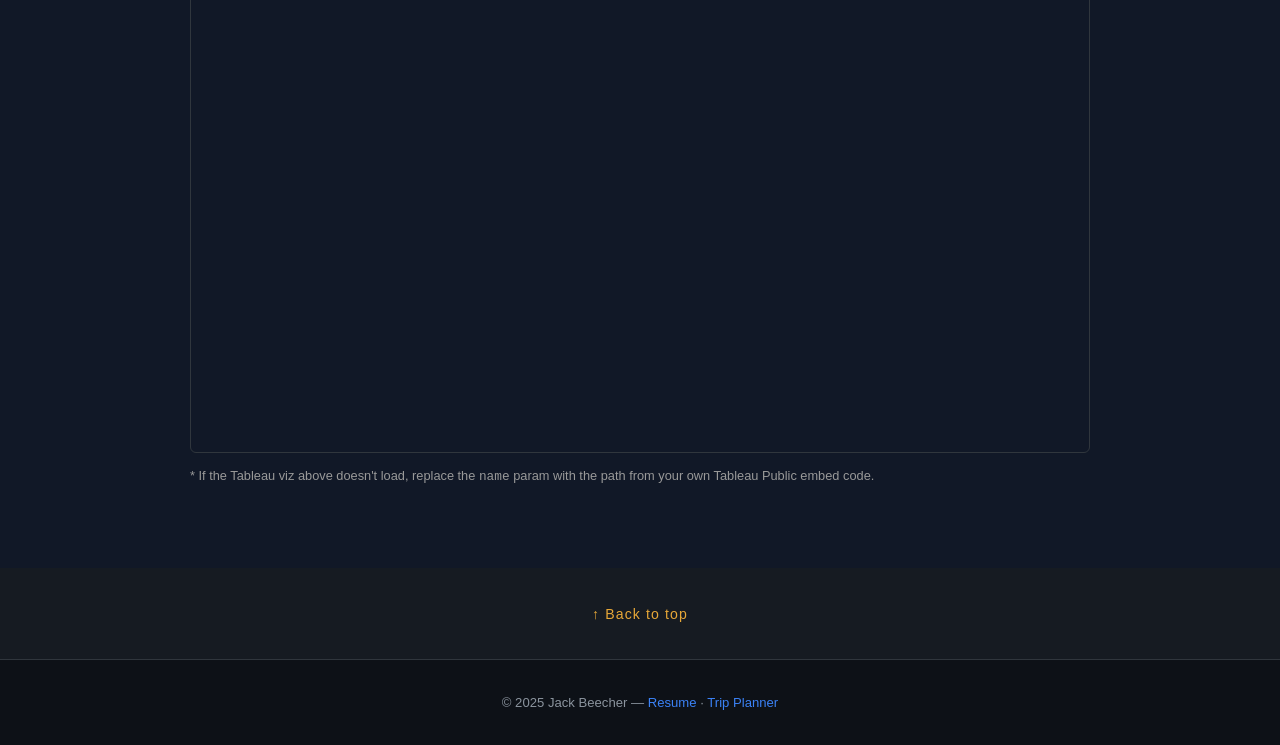
<file: ScratchPage (3).html>
<!DOCTYPE html>
<html lang="en">
<head>
  <meta charset="UTF-8"/>
  <meta name="viewport" content="width=device-width, initial-scale=1.0"/>
  <title>Jack Beecher | Travel</title>
  <link rel="stylesheet" href="css/scratch.css"/>
</head>
<body>

  <!-- Navigation -->
  <nav class="top-nav">
    <a href="index.html">Resume</a>
    <a href="app.html">Trip Planner App</a>
  </nav>

  <!-- Hero / Header -->
  <header class="hero" id="top">
    <div class="hero-inner">
      <p class="hero-label">Jack Beecher &mdash; Personal Page</p>
      <h1>The World<br/>Is Out There</h1>
      <p class="hero-sub">A few places I've been, a few I'm chasing.</p>
      <a href="#destinations" class="hero-btn">Explore</a>
    </div>
  </header>

  <!-- Destinations Section -->
  <section class="section" id="destinations">
    <div class="container">
      <h2 class="section-heading">Destinations</h2>
      <p class="section-intro">Travel has a way of expanding how you see problems — and people. Here are three places on my list.</p>

      <!-- Ordered list with nested unordered lists — REQUIRED ELEMENT -->
      <ol class="destination-list">
        <li>
          <strong>Bali, Indonesia</strong>
          <ul>
            <li>Famous for terraced rice fields and temple culture</li>
            <li>World-class surfing at Uluwatu and Canggu</li>
            <li>Vibrant food scene and creative expat community</li>
          </ul>
        </li>
        <li>
          <strong>Ibiza, Spain</strong>
          <ul>
            <li>Crystal-clear Mediterranean beaches</li>
            <li>UNESCO-listed old town (Dalt Vila)</li>
            <li>Gateway to exploring the rest of the Balearic Islands</li>
          </ul>
        </li>
        <li>
          <strong>Guatemala</strong>
          <ul>
            <li>Stunning Lake Atitlán surrounded by volcanoes</li>
            <li>Rich Mayan heritage and colonial architecture in Antigua</li>
            <li>One of the most biodiverse countries in Central America</li>
          </ul>
        </li>
      </ol>
    </div>
  </section>

  <!-- Photo Section — image not from Bootstrap theme — REQUIRED ELEMENT -->
  <section class="section section-dark" id="photos">
    <div class="container">
      <h2 class="section-heading light">In Pictures</h2>
      <div class="photo-grid">
        <div class="photo-card">
          <img src="bali.png.webp" alt="Bali temple on the water"/>
          <p>Pura Ulun Danu Bratan, Bali</p>
        </div>
        <div class="photo-card">
          <img src="ibiza.png.webp" alt="Ibiza old town at night"/>
          <p>Dalt Vila at night, Ibiza</p>
        </div>
        <div class="photo-card">
          <img src="guatemala.png.webp" alt="Antigua Guatemala with volcano"/>
          <p>Antigua &amp; Volcán de Agua, Guatemala</p>
        </div>
      </div>
    </div>
  </section>

  <!-- YouTube Video — REQUIRED ELEMENT -->
  <section class="section" id="video">
    <div class="container">
      <h2 class="section-heading">Why Travel?</h2>
      <p class="section-intro">A short film that captures what it feels like to explore somewhere completely new.</p>
      <div class="video-wrap">
        <iframe
          width="100%"
          height="450"
          src="https://www.youtube.com/embed/aaExiKsvt9A"
          title="The Point of Travel"
          frameborder="0"
          allow="accelerometer; autoplay; clipboard-write; encrypted-media; gyroscope; picture-in-picture"
          allowfullscreen>
        </iframe>
      </div>
    </div>
  </section>

  <!-- Tableau Embed — REQUIRED ELEMENT (live interactive) -->
  <section class="section section-tinted" id="data">
    <div class="container">
      <h2 class="section-heading">Travel Data</h2>
      <p class="section-intro">Global tourism trends — an interactive Tableau visualization.</p>
      <div class="tableau-wrap">
        <div class='tableauPlaceholder' style='position:relative; width:100%; height:500px;'>
          <noscript>
            <a href='#'><img alt='Tourism Dashboard' src='https://public.tableau.com/static/images/Wo/WorldTourismStatistics/TourismDashboard/1_rss.png' style='border: none'/></a>
          </noscript>
          <object class='tableauViz' style='display:none; width:100%; height:500px;'>
            <param name='host_url' value='https%3A%2F%2Fpublic.tableau.com%2F'/>
            <param name='embed_code_version' value='3'/>
            <param name='site_root' value=''/>
            <param name='name' value='WorldTourismStatistics/TourismDashboard'/>
            <param name='tabs' value='no'/>
            <param name='toolbar' value='yes'/>
            <param name='static_image' value='https://public.tableau.com/static/images/Wo/WorldTourismStatistics/TourismDashboard/1_rss.png'/>
            <param name='animate_transition' value='yes'/>
            <param name='display_static_image' value='yes'/>
            <param name='display_spinner' value='yes'/>
            <param name='display_overlay' value='yes'/>
            <param name='display_count' value='yes'/>
          </object>
        </div>
        <script type='text/javascript'>
          var divElement = document.querySelector('.tableauPlaceholder');
          var vizElement = divElement.getElementsByTagName('object')[0];
          vizElement.style.width='100%';
          vizElement.style.height='500px';
          var scriptElement = document.createElement('script');
          scriptElement.src = 'https://public.tableau.com/javascripts/api/viz_v1.js';
          vizElement.parentNode.insertBefore(scriptElement, vizElement);
        </script>
      </div>
      <p style="font-size:0.8rem; color:#999; margin-top:0.75rem;">
        * If the Tableau viz above doesn't load, replace the <code>name</code> param with the path from your own Tableau Public embed code.
      </p>
    </div>
  </section>

  <!-- Back to top anchor — REQUIRED ELEMENT -->
  <div class="back-top">
    <a href="#top">&#8593; Back to top</a>
  </div>

  <!-- Footer -->
  <footer class="footer">
    <p>&copy; 2025 Jack Beecher &mdash; <a href="index.html">Resume</a> &middot; <a href="app.html">Trip Planner</a></p>
  </footer>

</body>
</html>
</file>
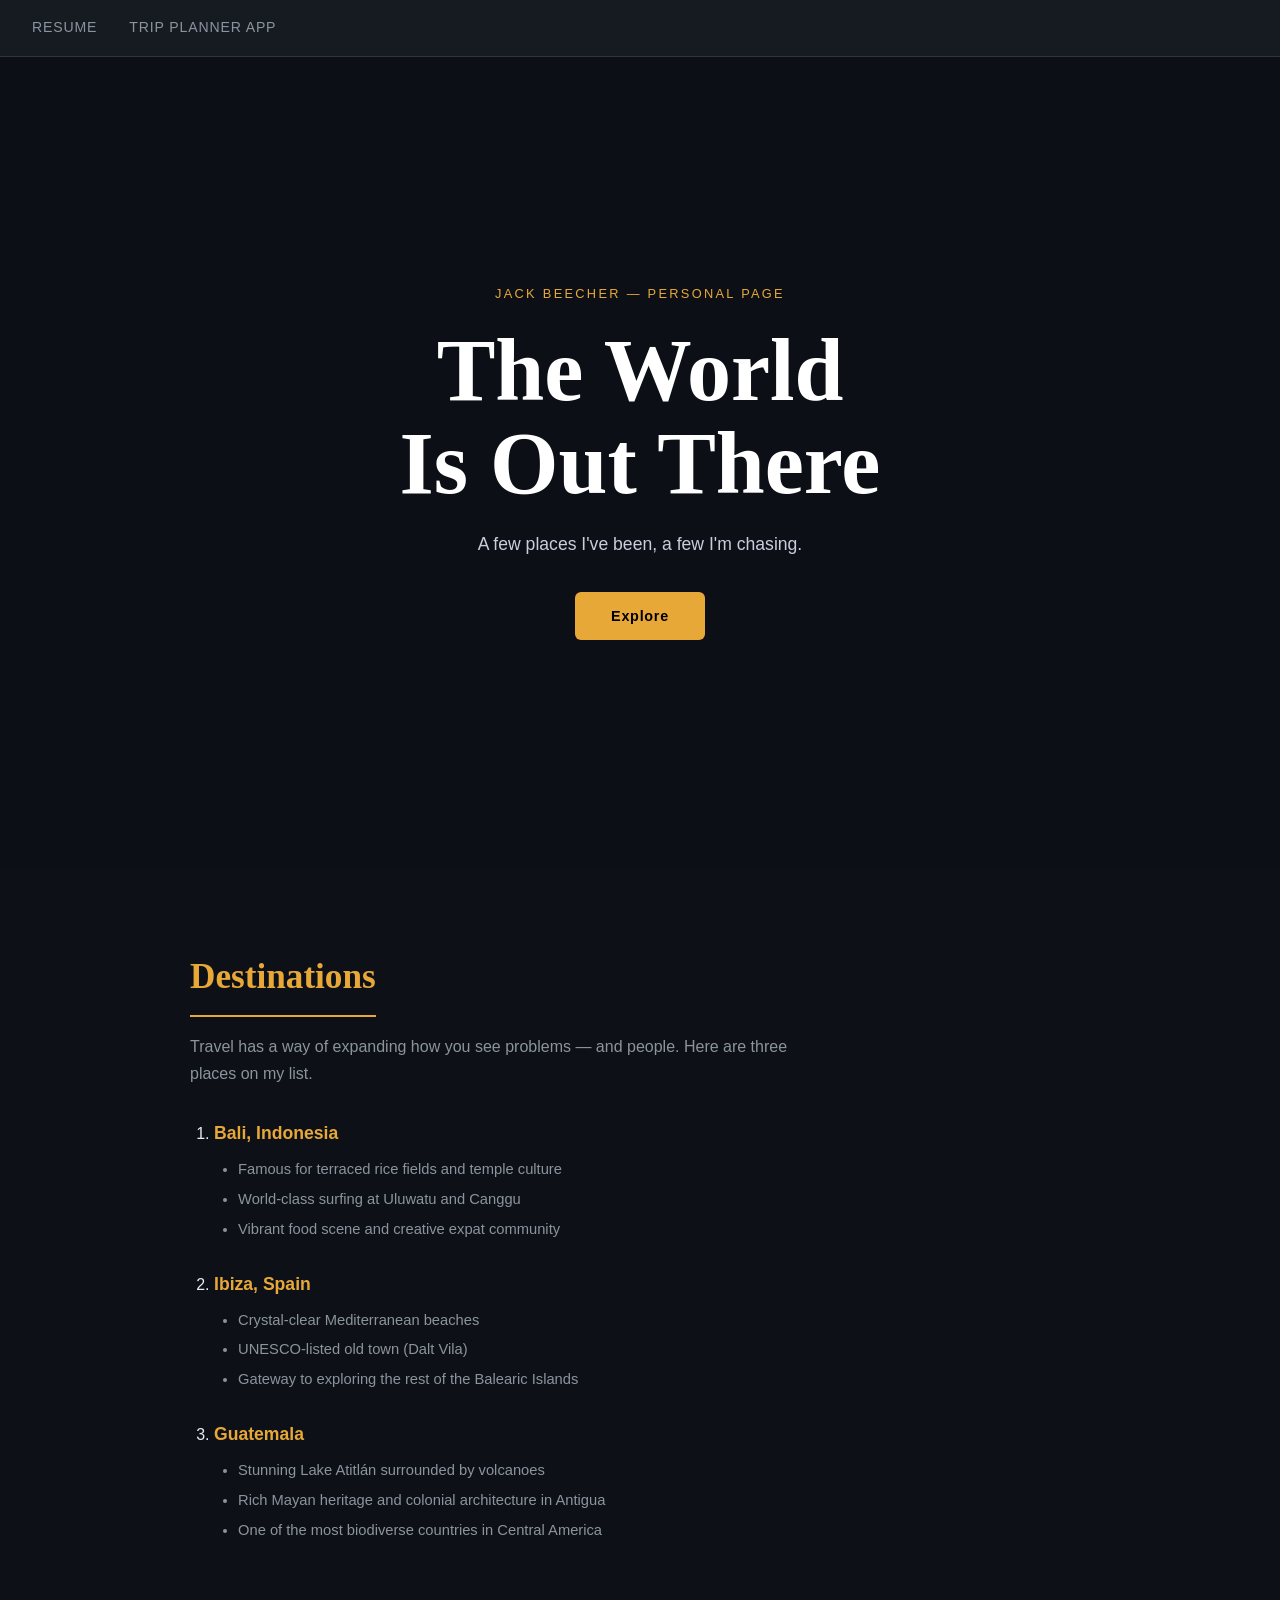
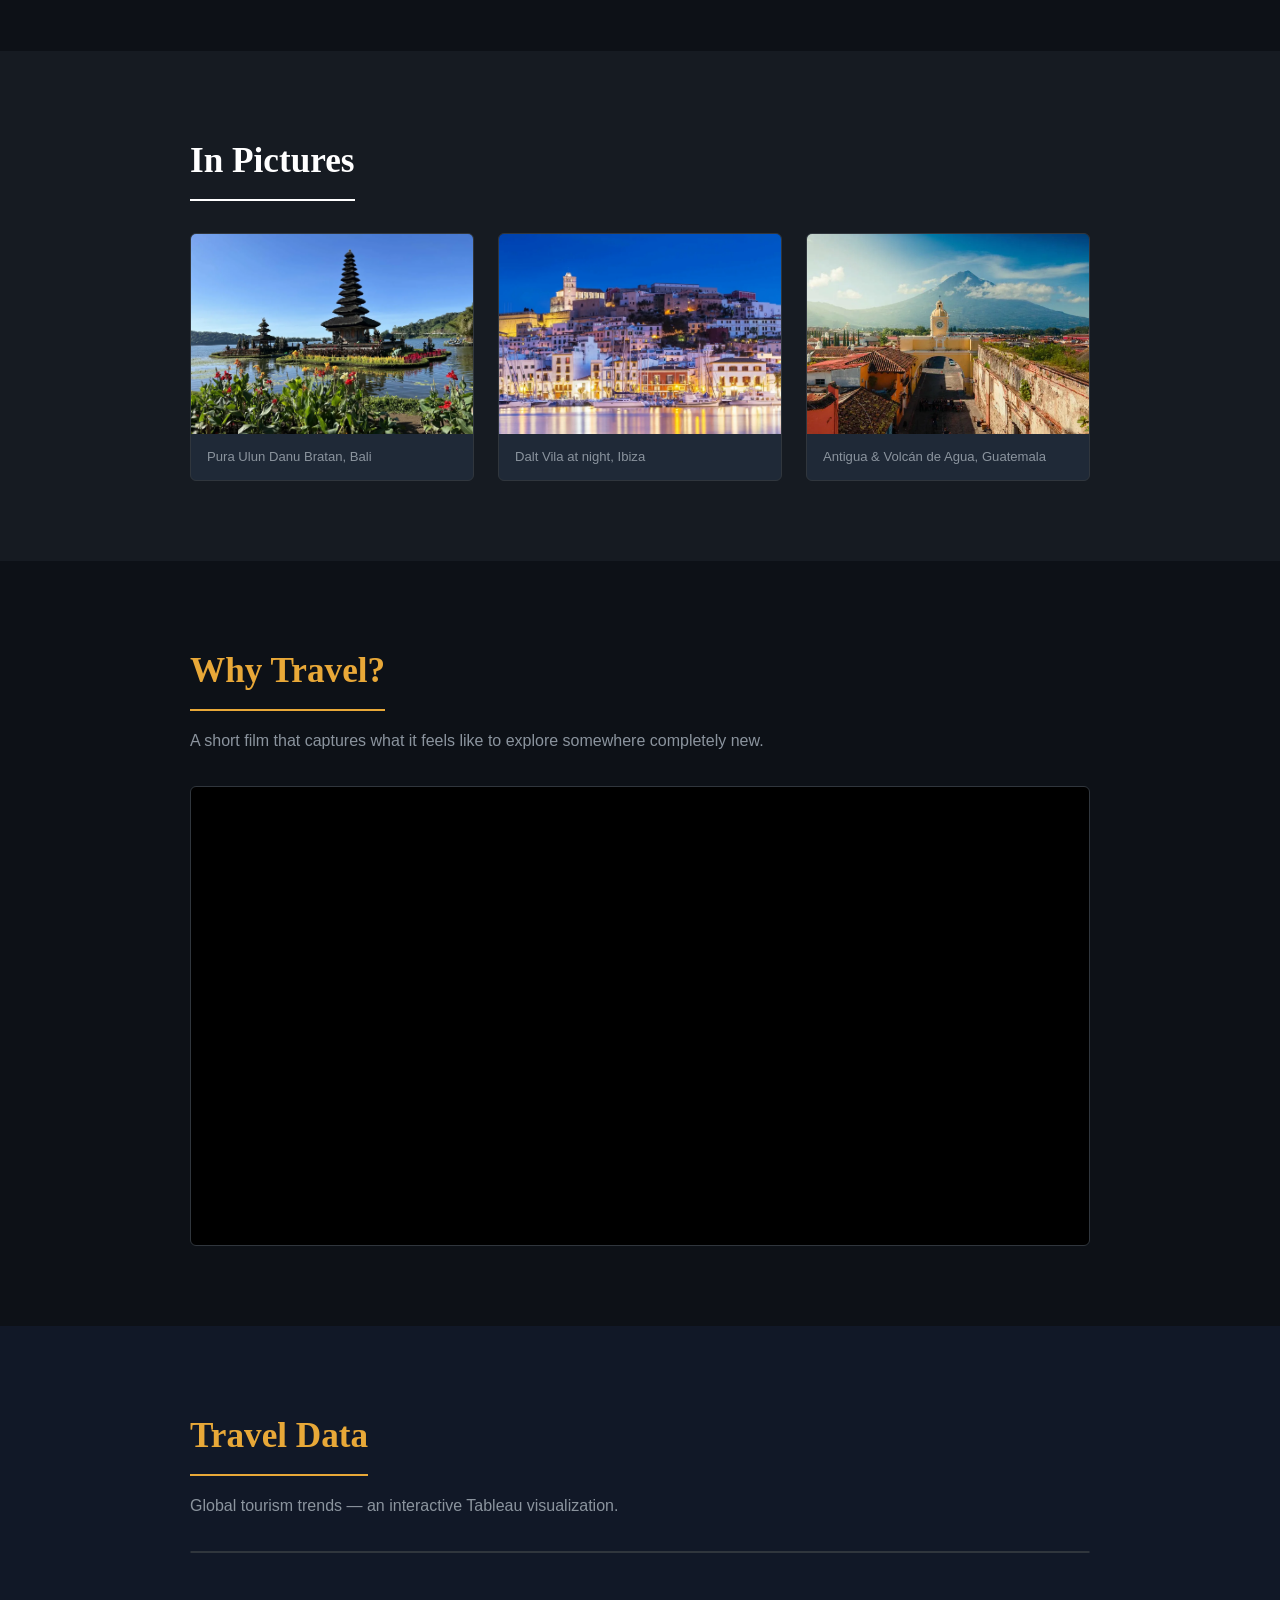
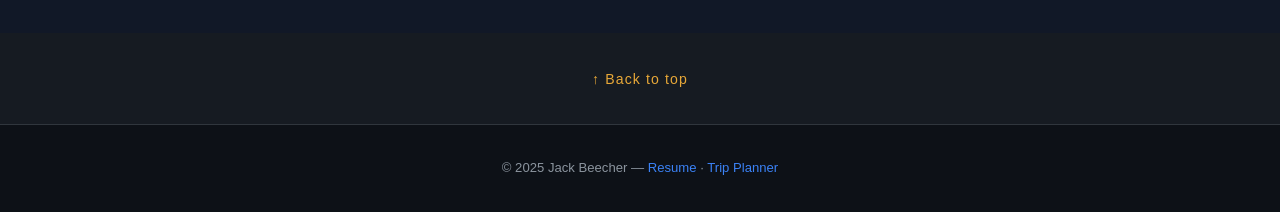
<file: ScratchPage (4).html>
<!DOCTYPE html>
<html lang="en">
<head>
  <meta charset="UTF-8"/>
  <meta name="viewport" content="width=device-width, initial-scale=1.0"/>
  <title>Jack Beecher | Travel</title>
  <link rel="stylesheet" href="css/scratch.css"/>
</head>
<body>

  <!-- Navigation -->
  <nav class="top-nav">
    <a href="index.html">Resume</a>
    <a href="app.html">Trip Planner App</a>
  </nav>

  <!-- Hero / Header -->
  <header class="hero" id="top">
    <div class="hero-inner">
      <p class="hero-label">Jack Beecher &mdash; Personal Page</p>
      <h1>The World<br/>Is Out There</h1>
      <p class="hero-sub">A few places I've been, a few I'm chasing.</p>
      <a href="#destinations" class="hero-btn">Explore</a>
    </div>
  </header>

  <!-- Destinations Section -->
  <section class="section" id="destinations">
    <div class="container">
      <h2 class="section-heading">Destinations</h2>
      <p class="section-intro">Travel has a way of expanding how you see problems — and people. Here are three places on my list.</p>

      <!-- Ordered list with nested unordered lists — REQUIRED ELEMENT -->
      <ol class="destination-list">
        <li>
          <strong>Bali, Indonesia</strong>
          <ul>
            <li>Famous for terraced rice fields and temple culture</li>
            <li>World-class surfing at Uluwatu and Canggu</li>
            <li>Vibrant food scene and creative expat community</li>
          </ul>
        </li>
        <li>
          <strong>Ibiza, Spain</strong>
          <ul>
            <li>Crystal-clear Mediterranean beaches</li>
            <li>UNESCO-listed old town (Dalt Vila)</li>
            <li>Gateway to exploring the rest of the Balearic Islands</li>
          </ul>
        </li>
        <li>
          <strong>Guatemala</strong>
          <ul>
            <li>Stunning Lake Atitlán surrounded by volcanoes</li>
            <li>Rich Mayan heritage and colonial architecture in Antigua</li>
            <li>One of the most biodiverse countries in Central America</li>
          </ul>
        </li>
      </ol>
    </div>
  </section>

  <!-- Photo Section — image not from Bootstrap theme — REQUIRED ELEMENT -->
  <section class="section section-dark" id="photos">
    <div class="container">
      <h2 class="section-heading light">In Pictures</h2>
      <div class="photo-grid">
        <div class="photo-card">
          <img src="bali.png.webp" alt="Bali temple on the water"/>
          <p>Pura Ulun Danu Bratan, Bali</p>
        </div>
        <div class="photo-card">
          <img src="ibiza.png.webp" alt="Ibiza old town at night"/>
          <p>Dalt Vila at night, Ibiza</p>
        </div>
        <div class="photo-card">
          <img src="guatemala.png.webp" alt="Antigua Guatemala with volcano"/>
          <p>Antigua &amp; Volcán de Agua, Guatemala</p>
        </div>
      </div>
    </div>
  </section>

  <!-- YouTube Video — REQUIRED ELEMENT -->
  <section class="section" id="video">
    <div class="container">
      <h2 class="section-heading">Why Travel?</h2>
      <p class="section-intro">A short film that captures what it feels like to explore somewhere completely new.</p>
      <div class="video-wrap">
        <iframe
          width="100%"
          height="450"
          src="https://www.youtube.com/embed/aaExiKsvt9A"
          title="The Point of Travel"
          frameborder="0"
          allow="accelerometer; autoplay; clipboard-write; encrypted-media; gyroscope; picture-in-picture"
          allowfullscreen>
        </iframe>
      </div>
    </div>
  </section>

  <!-- Tableau Embed — REQUIRED ELEMENT (live interactive) -->
  <section class="section section-tinted" id="data">
    <div class="container">
      <h2 class="section-heading">Travel Data</h2>
      <p class="section-intro">Global tourism trends — an interactive Tableau visualization.</p>
      <div class="tableau-wrap">
        <div class='tableauPlaceholder' id='viz1776285804727' style='position: relative'><noscript><a href='#'><img alt='Travel Helper' src='https://public.tableau.com/static/images/G3/G3YF57S3C/1_rss.png' style='border: none' /></a></noscript><object class='tableauViz' style='display:none;'><param name='host_url' value='https%3A%2F%2Fpublic.tableau.com%2F' /><param name='embed_code_version' value='3' /><param name='path' value='shared/G3YF57S3C' /><param name='toolbar' value='yes' /><param name='static_image' value='https://public.tableau.com/static/images/G3/G3YF57S3C/1.png' /><param name='animate_transition' value='yes' /><param name='display_static_image' value='yes' /><param name='display_spinner' value='yes' /><param name='display_overlay' value='yes' /><param name='display_count' value='yes' /><param name='language' value='en-US' /></object></div>
        <script type='text/javascript'>
          var divElement = document.getElementById('viz1776285804727');
          var vizElement = divElement.getElementsByTagName('object')[0];
          vizElement.style.width='100%';
          vizElement.style.height='827px';
          var scriptElement = document.createElement('script');
          scriptElement.src = 'https://public.tableau.com/javascripts/api/viz_v1.js';
          vizElement.parentNode.insertBefore(scriptElement, vizElement);
        </script>
      </div>
    </div>
  </section>

  <!-- Back to top anchor — REQUIRED ELEMENT -->
  <div class="back-top">
    <a href="#top">&#8593; Back to top</a>
  </div>

  <!-- Footer -->
  <footer class="footer">
    <p>&copy; 2025 Jack Beecher &mdash; <a href="index.html">Resume</a> &middot; <a href="app.html">Trip Planner</a></p>
  </footer>

</body>
</html>
</file>
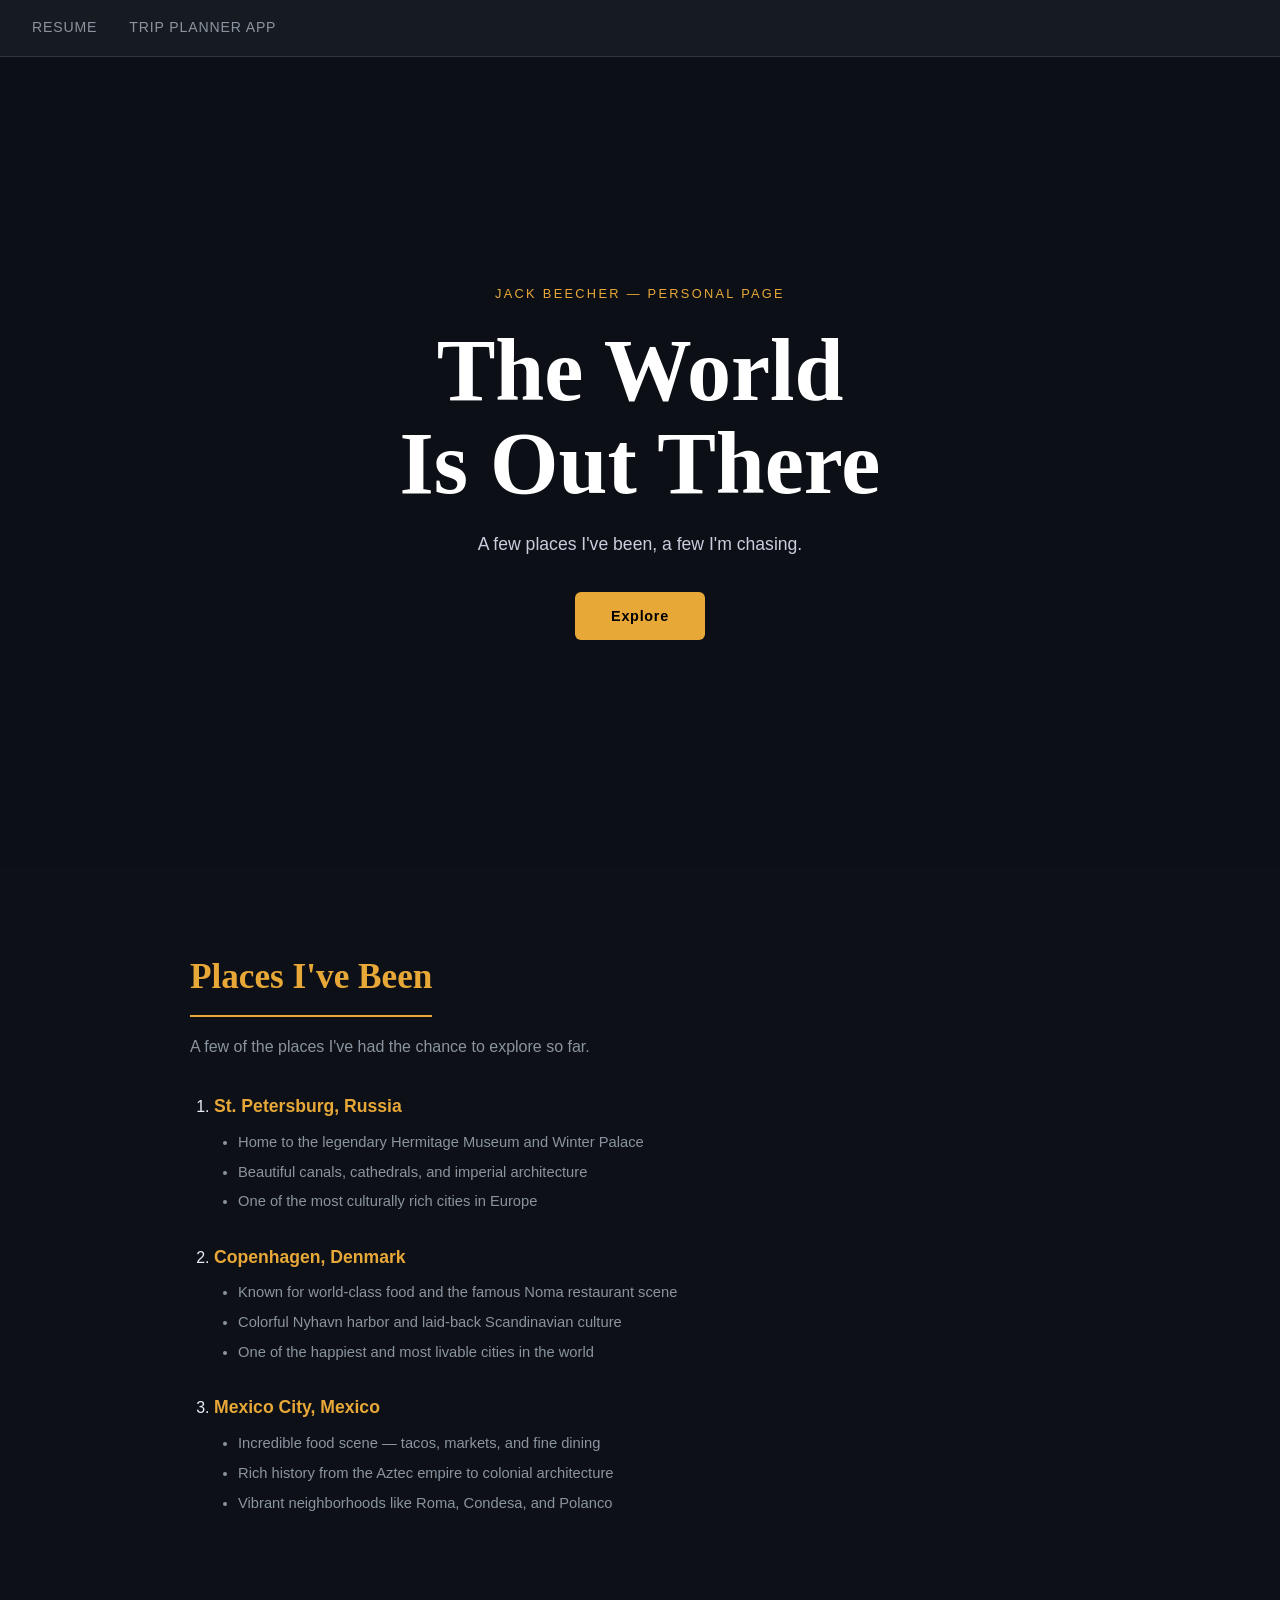
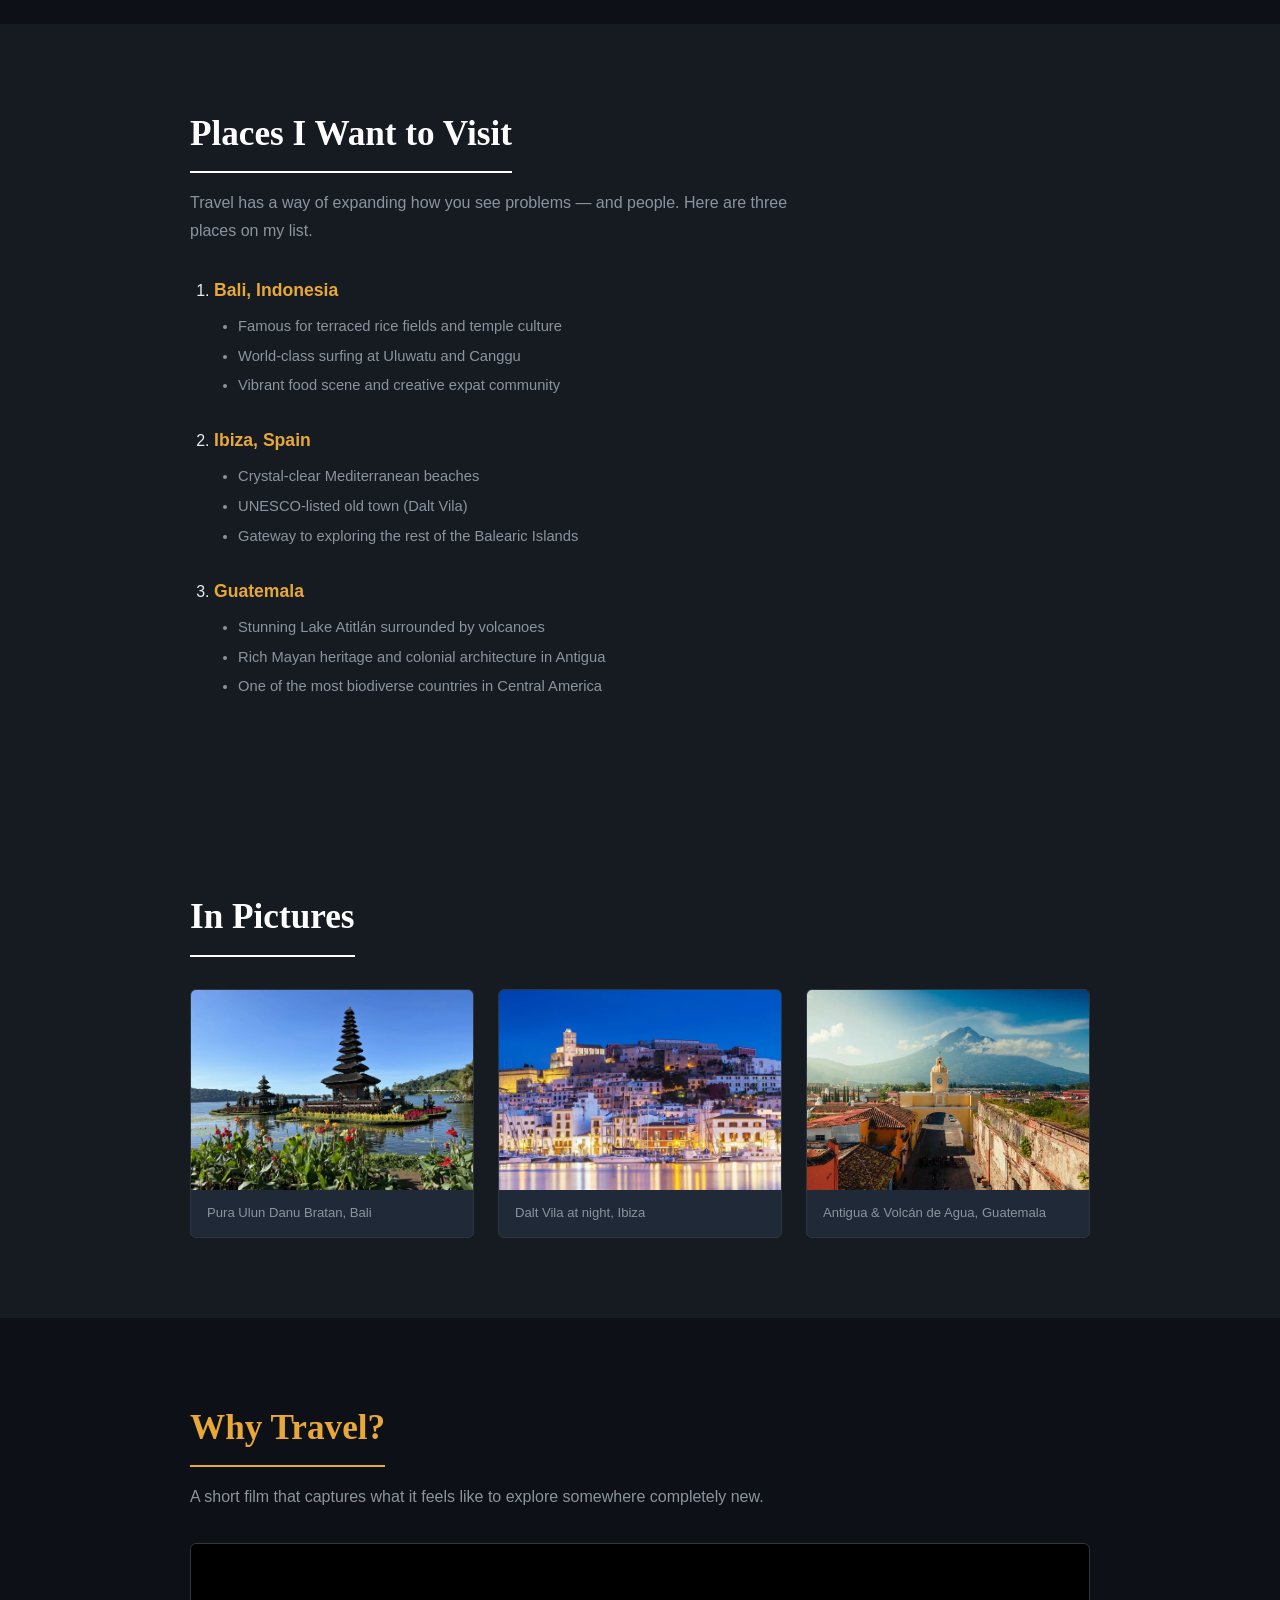
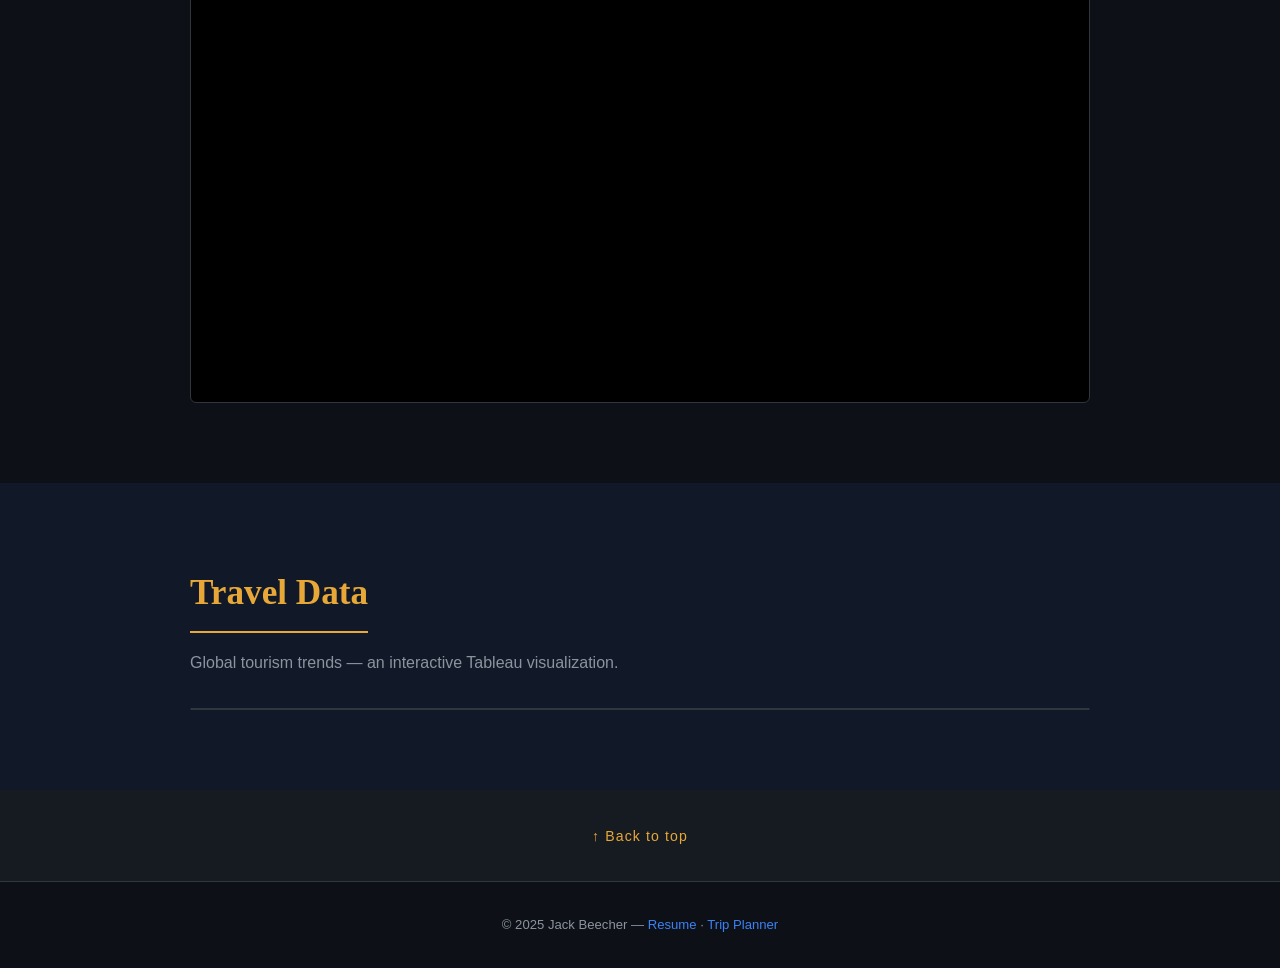
<file: ScratchPage (5).html>
<!DOCTYPE html>
<html lang="en">
<head>
  <meta charset="UTF-8"/>
  <meta name="viewport" content="width=device-width, initial-scale=1.0"/>
  <title>Jack Beecher | Travel</title>
  <link rel="stylesheet" href="css/scratch.css"/>
</head>
<body>

  <!-- Navigation -->
  <nav class="top-nav">
    <a href="index.html">Resume</a>
    <a href="app.html">Trip Planner App</a>
  </nav>

  <!-- Hero / Header -->
  <header class="hero" id="top">
    <div class="hero-inner">
      <p class="hero-label">Jack Beecher &mdash; Personal Page</p>
      <h1>The World<br/>Is Out There</h1>
      <p class="hero-sub">A few places I've been, a few I'm chasing.</p>
      <a href="#destinations" class="hero-btn">Explore</a>
    </div>
  </header>

  <!-- Places I Have Been -->
  <section class="section" id="been">
    <div class="container">
      <h2 class="section-heading">Places I've Been</h2>
      <p class="section-intro">A few of the places I've had the chance to explore so far.</p>
      <ol class="destination-list">
        <li>
          <strong>St. Petersburg, Russia</strong>
          <ul>
            <li>Home to the legendary Hermitage Museum and Winter Palace</li>
            <li>Beautiful canals, cathedrals, and imperial architecture</li>
            <li>One of the most culturally rich cities in Europe</li>
          </ul>
        </li>
        <li>
          <strong>Copenhagen, Denmark</strong>
          <ul>
            <li>Known for world-class food and the famous Noma restaurant scene</li>
            <li>Colorful Nyhavn harbor and laid-back Scandinavian culture</li>
            <li>One of the happiest and most livable cities in the world</li>
          </ul>
        </li>
        <li>
          <strong>Mexico City, Mexico</strong>
          <ul>
            <li>Incredible food scene — tacos, markets, and fine dining</li>
            <li>Rich history from the Aztec empire to colonial architecture</li>
            <li>Vibrant neighborhoods like Roma, Condesa, and Polanco</li>
          </ul>
        </li>
      </ol>
    </div>
  </section>

  <!-- Places I Want to Visit -->
  <section class="section section-dark" id="destinations">
    <div class="container">
      <h2 class="section-heading light">Places I Want to Visit</h2>
      <p class="section-intro">Travel has a way of expanding how you see problems — and people. Here are three places on my list.</p>
      <!-- Ordered list with nested unordered lists — REQUIRED ELEMENT -->
      <ol class="destination-list">
        <li>
          <strong>Bali, Indonesia</strong>
          <ul>
            <li>Famous for terraced rice fields and temple culture</li>
            <li>World-class surfing at Uluwatu and Canggu</li>
            <li>Vibrant food scene and creative expat community</li>
          </ul>
        </li>
        <li>
          <strong>Ibiza, Spain</strong>
          <ul>
            <li>Crystal-clear Mediterranean beaches</li>
            <li>UNESCO-listed old town (Dalt Vila)</li>
            <li>Gateway to exploring the rest of the Balearic Islands</li>
          </ul>
        </li>
        <li>
          <strong>Guatemala</strong>
          <ul>
            <li>Stunning Lake Atitlán surrounded by volcanoes</li>
            <li>Rich Mayan heritage and colonial architecture in Antigua</li>
            <li>One of the most biodiverse countries in Central America</li>
          </ul>
        </li>
      </ol>
    </div>
  </section>

  <!-- Photo Section — image not from Bootstrap theme — REQUIRED ELEMENT -->
  <section class="section section-dark" id="photos">
    <div class="container">
      <h2 class="section-heading light">In Pictures</h2>
      <div class="photo-grid">
        <div class="photo-card">
          <img src="bali.png.webp" alt="Bali temple on the water"/>
          <p>Pura Ulun Danu Bratan, Bali</p>
        </div>
        <div class="photo-card">
          <img src="ibiza.png.webp" alt="Ibiza old town at night"/>
          <p>Dalt Vila at night, Ibiza</p>
        </div>
        <div class="photo-card">
          <img src="guatemala.png.webp" alt="Antigua Guatemala with volcano"/>
          <p>Antigua &amp; Volcán de Agua, Guatemala</p>
        </div>
      </div>
    </div>
  </section>

  <!-- YouTube Video — REQUIRED ELEMENT -->
  <section class="section" id="video">
    <div class="container">
      <h2 class="section-heading">Why Travel?</h2>
      <p class="section-intro">A short film that captures what it feels like to explore somewhere completely new.</p>
      <div class="video-wrap">
        <iframe
          width="100%"
          height="450"
          src="https://www.youtube.com/embed/aaExiKsvt9A"
          title="The Point of Travel"
          frameborder="0"
          allow="accelerometer; autoplay; clipboard-write; encrypted-media; gyroscope; picture-in-picture"
          allowfullscreen>
        </iframe>
      </div>
    </div>
  </section>

  <!-- Tableau Embed — REQUIRED ELEMENT (live interactive) -->
  <section class="section section-tinted" id="data">
    <div class="container">
      <h2 class="section-heading">Travel Data</h2>
      <p class="section-intro">Global tourism trends — an interactive Tableau visualization.</p>
      <div class="tableau-wrap">
        <div class='tableauPlaceholder' id='viz1776285804727' style='position: relative'><noscript><a href='#'><img alt='Travel Helper' src='https://public.tableau.com/static/images/G3/G3YF57S3C/1_rss.png' style='border: none' /></a></noscript><object class='tableauViz' style='display:none;'><param name='host_url' value='https%3A%2F%2Fpublic.tableau.com%2F' /><param name='embed_code_version' value='3' /><param name='path' value='shared/G3YF57S3C' /><param name='toolbar' value='yes' /><param name='static_image' value='https://public.tableau.com/static/images/G3/G3YF57S3C/1.png' /><param name='animate_transition' value='yes' /><param name='display_static_image' value='yes' /><param name='display_spinner' value='yes' /><param name='display_overlay' value='yes' /><param name='display_count' value='yes' /><param name='language' value='en-US' /></object></div>
        <script type='text/javascript'>
          var divElement = document.getElementById('viz1776285804727');
          var vizElement = divElement.getElementsByTagName('object')[0];
          vizElement.style.width='100%';
          vizElement.style.height='827px';
          var scriptElement = document.createElement('script');
          scriptElement.src = 'https://public.tableau.com/javascripts/api/viz_v1.js';
          vizElement.parentNode.insertBefore(scriptElement, vizElement);
        </script>
      </div>
    </div>
  </section>

  <!-- Back to top anchor — REQUIRED ELEMENT -->
  <div class="back-top">
    <a href="#top">&#8593; Back to top</a>
  </div>

  <!-- Footer -->
  <footer class="footer">
    <p>&copy; 2025 Jack Beecher &mdash; <a href="index.html">Resume</a> &middot; <a href="app.html">Trip Planner</a></p>
  </footer>

</body>
</html>
</file>
<file: css/scratch.css>
/* scratch.css — Jack Beecher custom stylesheet */
/* Style 1: CSS variables and base reset */
*, *::before, *::after {
  box-sizing: border-box;
  margin: 0;
  padding: 0;
}

:root {
  --bg: #0d1117;
  --bg2: #161b22;
  --bg3: #1f2937;
  --accent: #e8a838;
  --accent2: #3b82f6;
  --text: #e6edf3;
  --muted: #8b949e;
  --white: #ffffff;
  --font-head: 'Georgia', 'Times New Roman', serif;
  --font-body: 'Trebuchet MS', 'Lucida Sans Unicode', sans-serif;
  --radius: 6px;
}

/* Style 2: Body — font family + background color (REQUIRED: background, font-family) */
body {
  font-family: var(--font-body);
  background-color: var(--bg);
  color: var(--text);
  line-height: 1.7;
}

/* Style 3: Navigation div */
div.top-nav, nav.top-nav {
  background: var(--bg2);
  border-bottom: 1px solid #30363d;
  padding: 1rem 2rem;
  display: flex;
  gap: 2rem;
  align-items: center;
}

nav.top-nav a {
  color: var(--muted);
  text-decoration: none;
  font-size: 0.88rem;
  letter-spacing: 0.06em;
  text-transform: uppercase;
  transition: color 0.2s;
}

nav.top-nav a:hover {
  color: var(--accent);
}

/* Style 4: Hero div — font color, background image (REQUIRED: font-color, background) */
.hero {
  background-color: var(--bg3);
  background-image: url('https://images.unsplash.com/photo-1476514525535-07fb3b4ae5f1?w=1600&q=80');
  background-size: cover;
  background-position: center;
  min-height: 90vh;
  display: flex;
  align-items: center;
  justify-content: center;
  position: relative;
  text-align: center;
}

.hero::before {
  content: '';
  position: absolute;
  inset: 0;
  background: rgba(0, 0, 0, 0.6);
}

.hero-inner {
  position: relative;
  z-index: 1;
  max-width: 680px;
  padding: 2rem;
}

.hero-label {
  color: var(--accent);
  font-size: 0.8rem;
  letter-spacing: 0.18em;
  text-transform: uppercase;
  margin-bottom: 1.25rem;
}

.hero h1 {
  font-family: var(--font-head);
  font-size: clamp(3rem, 8vw, 5.5rem);
  color: var(--white);
  line-height: 1.05;
  margin-bottom: 1.25rem;
}

.hero-sub {
  color: #ccd;
  font-size: 1.1rem;
  margin-bottom: 2rem;
}

.hero-btn {
  display: inline-block;
  background: var(--accent);
  color: #000;
  padding: 0.75rem 2.25rem;
  border-radius: var(--radius);
  text-decoration: none;
  font-weight: 600;
  font-size: 0.9rem;
  letter-spacing: 0.05em;
  transition: background 0.2s, transform 0.15s;
}

.hero-btn:hover {
  background: #f0b84a;
  transform: translateY(-2px);
}

/* Style 5: Section containers (div positioning — REQUIRED: divs for positioning) */
.section {
  padding: 5rem 1.5rem;
}

.section-dark {
  background-color: var(--bg2);
}

.section-tinted {
  background-color: #111827;
}

.container {
  max-width: 900px;
  margin: 0 auto;
}

/* Style 6: Section headings — font family + font color (REQUIRED: font-family, font-color) */
.section-heading {
  font-family: var(--font-head);
  font-size: 2.2rem;
  color: var(--accent);
  margin-bottom: 1rem;
  padding-bottom: 0.5rem;
  border-bottom: 2px solid var(--accent);
  display: inline-block;
}

.section-heading.light {
  color: var(--white);
  border-bottom-color: var(--white);
}

.section-intro {
  color: var(--muted);
  font-size: 1rem;
  margin-bottom: 2rem;
  max-width: 620px;
}

/* Style 7: Destination list (REQUIRED: at least 4 styles) */
ol.destination-list {
  padding-left: 1.5rem;
  color: var(--text);
  font-size: 1rem;
}

ol.destination-list > li {
  margin-bottom: 1.75rem;
}

ol.destination-list > li > strong {
  display: block;
  font-size: 1.1rem;
  color: var(--accent);
  margin-bottom: 0.5rem;
}

ol.destination-list ul {
  list-style: disc;
  padding-left: 1.5rem;
  color: var(--muted);
  font-size: 0.92rem;
}

ol.destination-list ul li {
  margin-bottom: 0.3rem;
}

/* Style 8: Photo grid div */
.photo-grid {
  display: grid;
  grid-template-columns: repeat(auto-fit, minmax(240px, 1fr));
  gap: 1.5rem;
  margin-top: 1rem;
}

.photo-card {
  border-radius: var(--radius);
  overflow: hidden;
  background: var(--bg3);
  border: 1px solid #30363d;
}

.photo-card img {
  width: 100%;
  height: 200px;
  object-fit: cover;
  display: block;
}

.photo-card p {
  padding: 0.75rem 1rem;
  font-size: 0.82rem;
  color: var(--muted);
}

/* Style 9: Video wrapper div */
.video-wrap {
  border-radius: var(--radius);
  overflow: hidden;
  border: 1px solid #30363d;
  background: #000;
}

/* Style 10: Tableau wrapper div */
.tableau-wrap {
  border-radius: var(--radius);
  overflow: hidden;
  border: 1px solid #30363d;
}

/* Style 11: Back to top link */
.back-top {
  text-align: center;
  padding: 2rem;
  background: var(--bg2);
}

.back-top a {
  color: var(--accent);
  font-size: 0.88rem;
  text-decoration: none;
  letter-spacing: 0.08em;
}

.back-top a:hover {
  text-decoration: underline;
}

/* Style 12: Footer div */
.footer {
  background: var(--bg);
  border-top: 1px solid #30363d;
  text-align: center;
  padding: 2rem;
  font-size: 0.82rem;
  color: var(--muted);
}

.footer a {
  color: var(--accent2);
  text-decoration: none;
}

.footer a:hover {
  text-decoration: underline;
}
</file>
